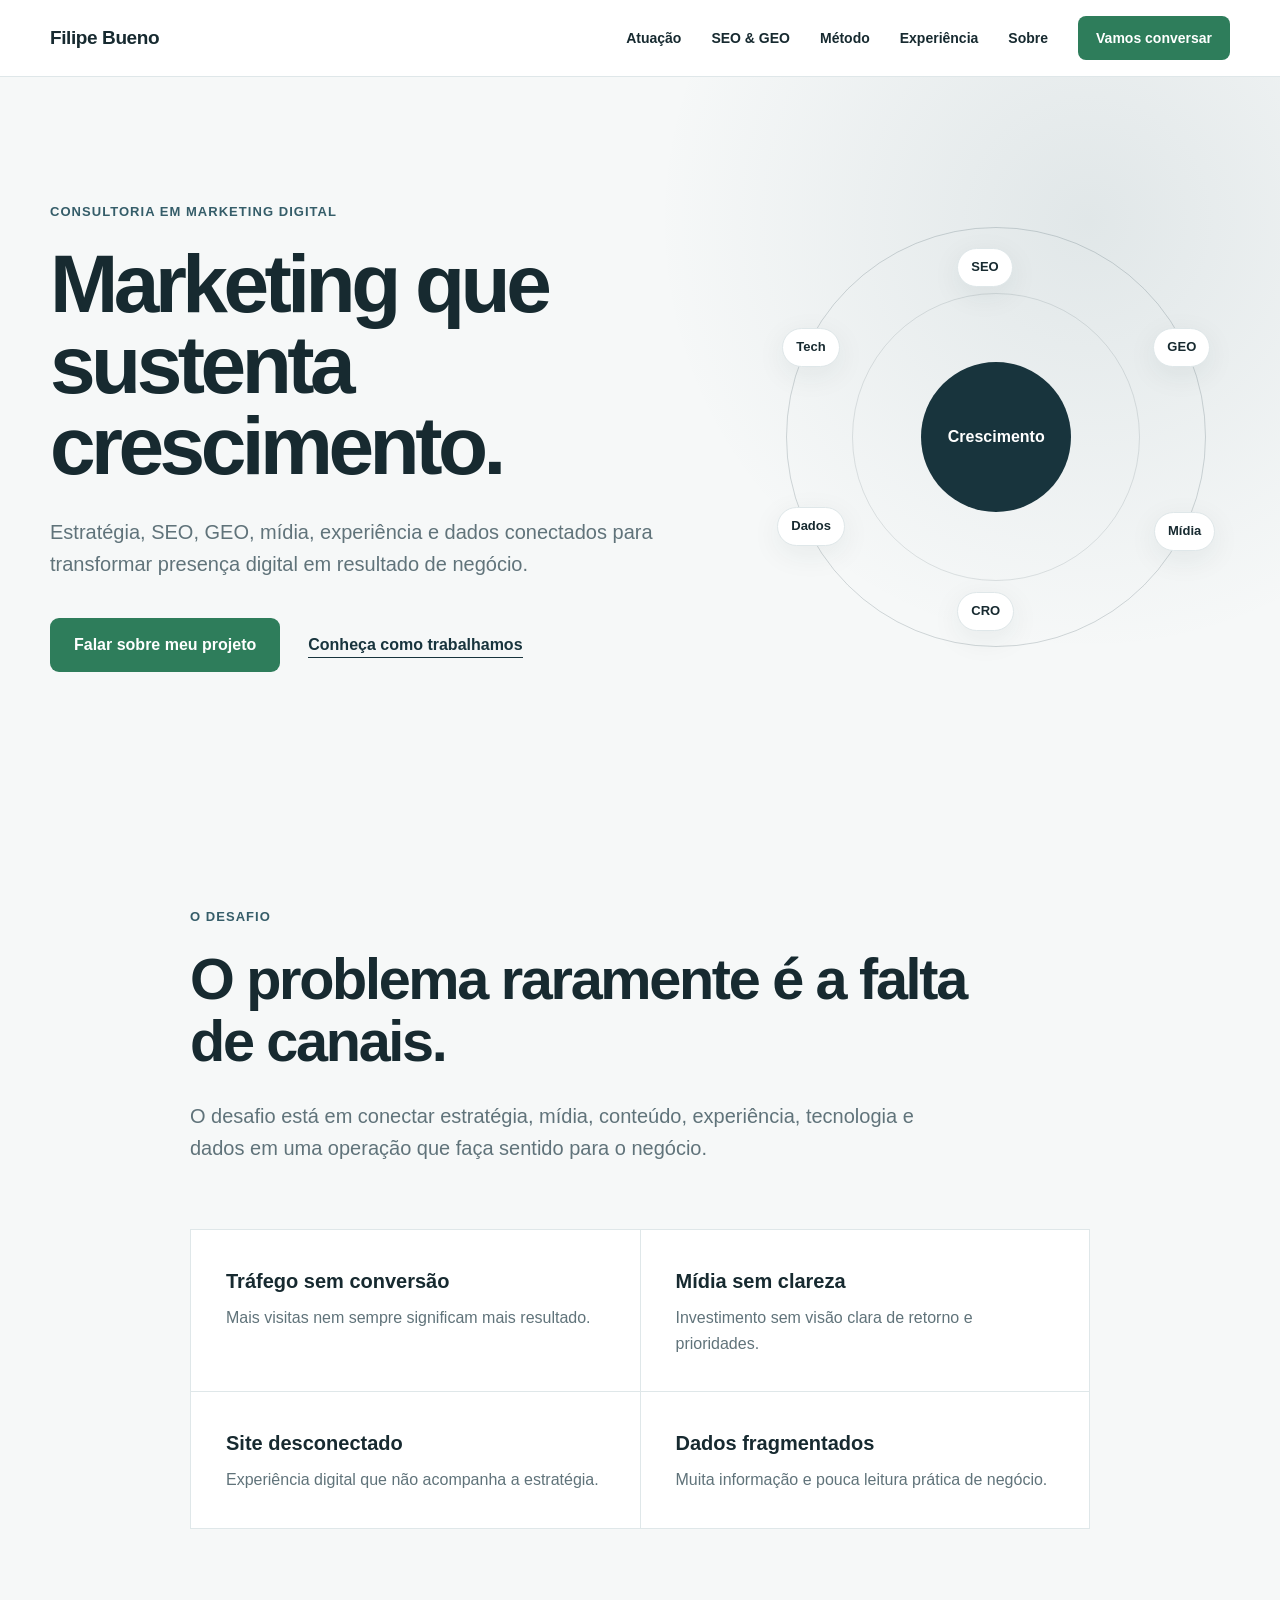
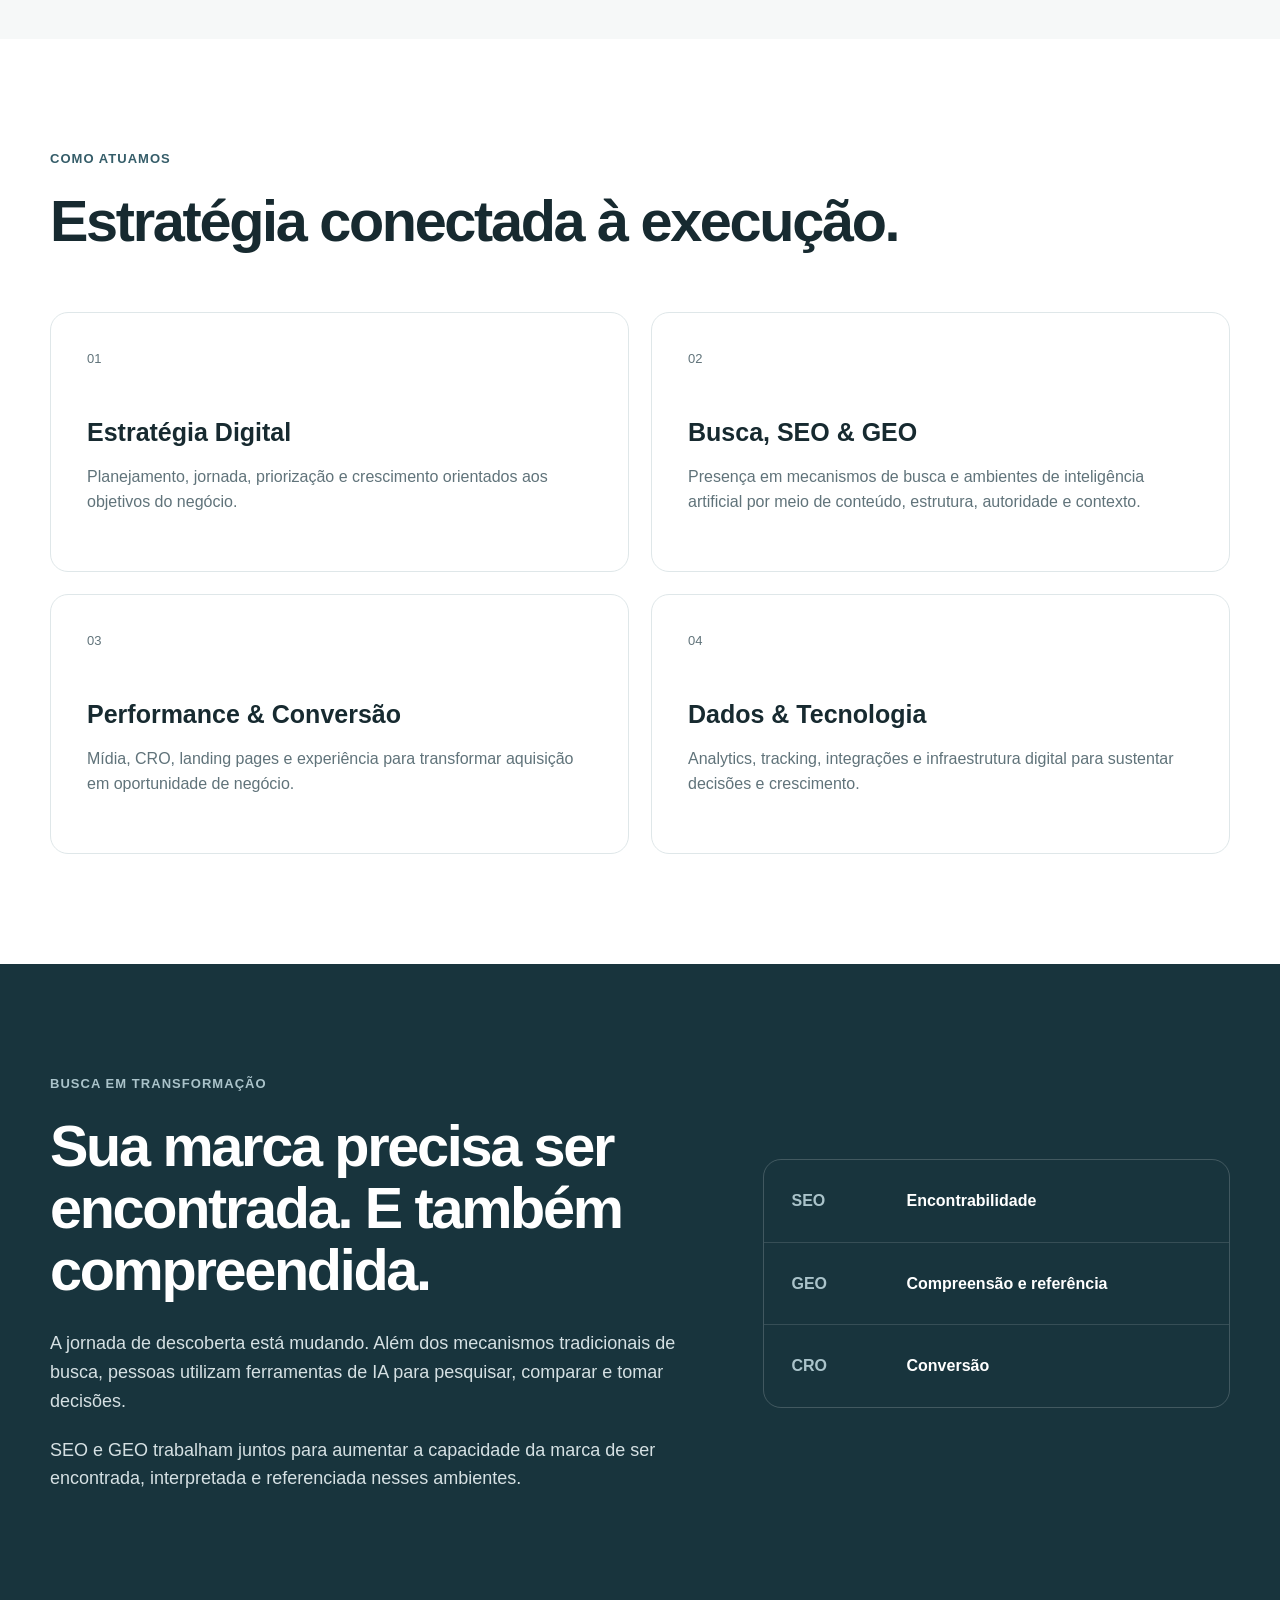
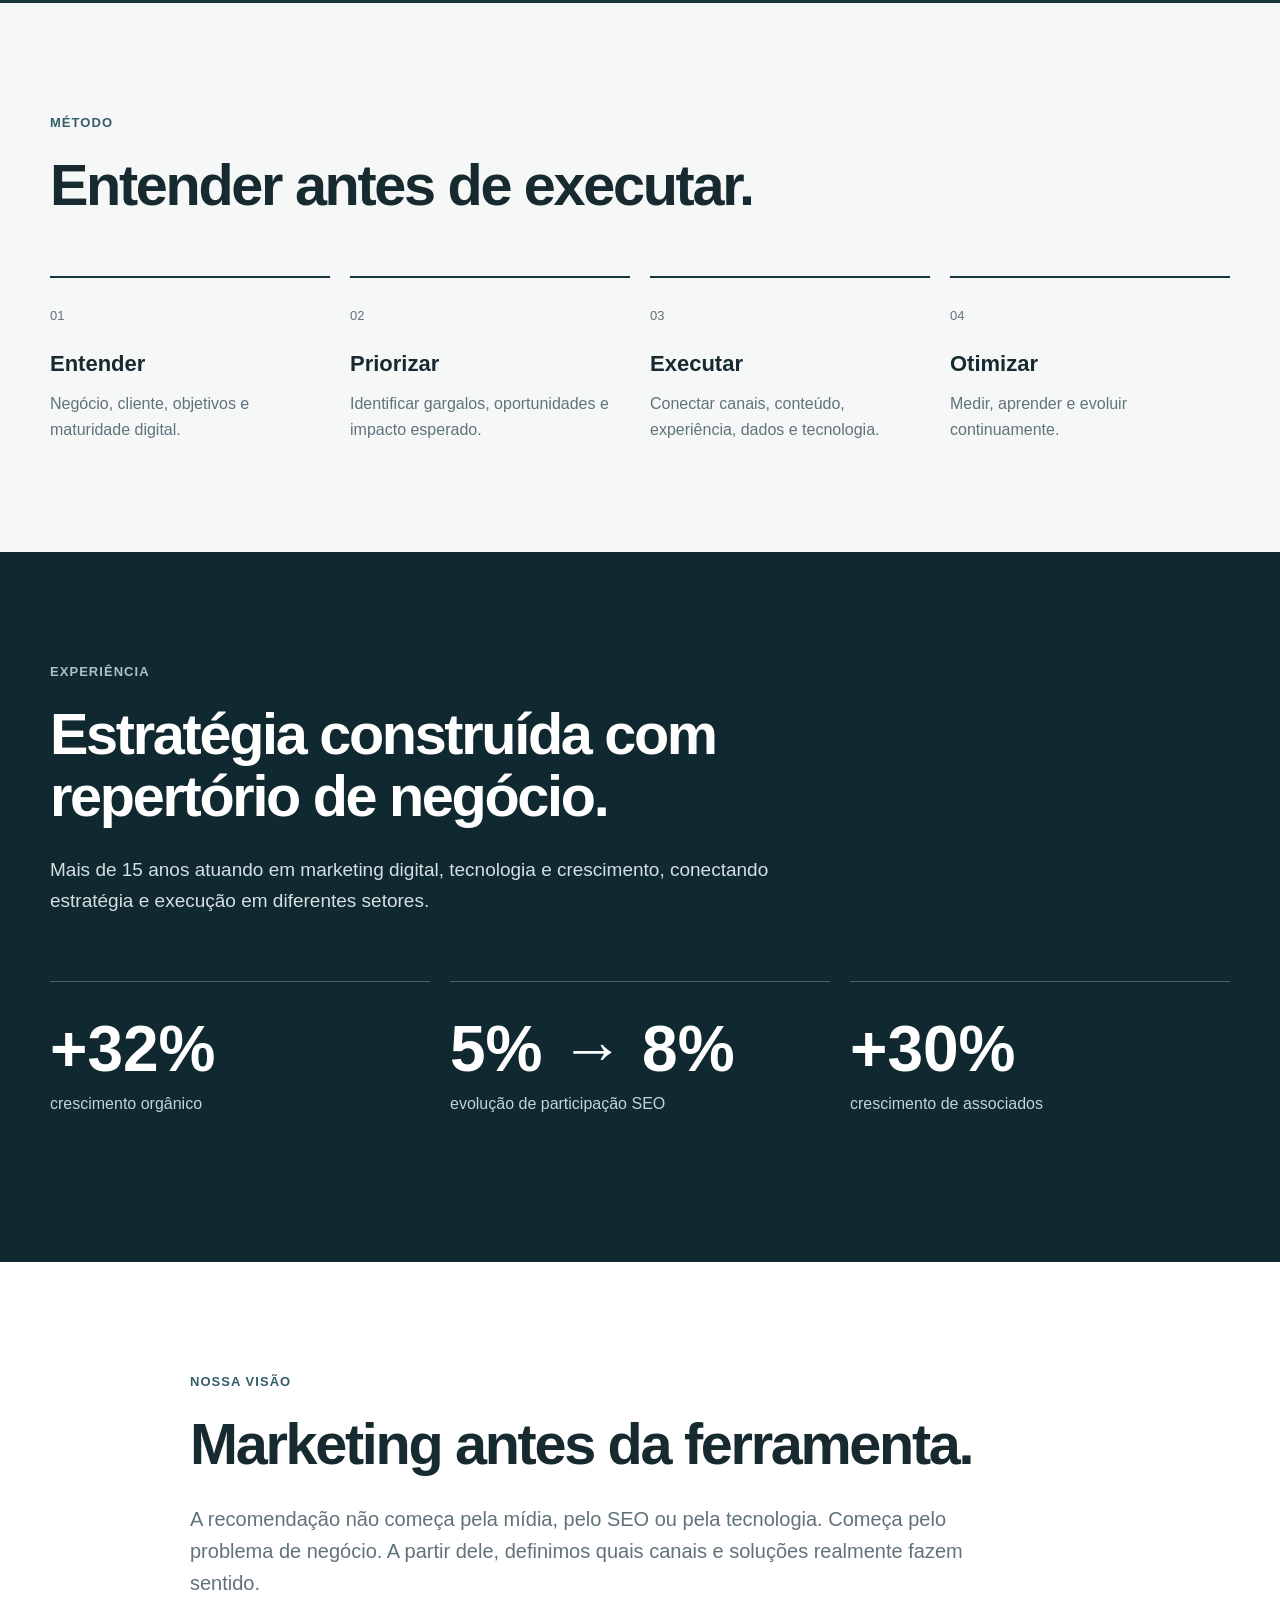
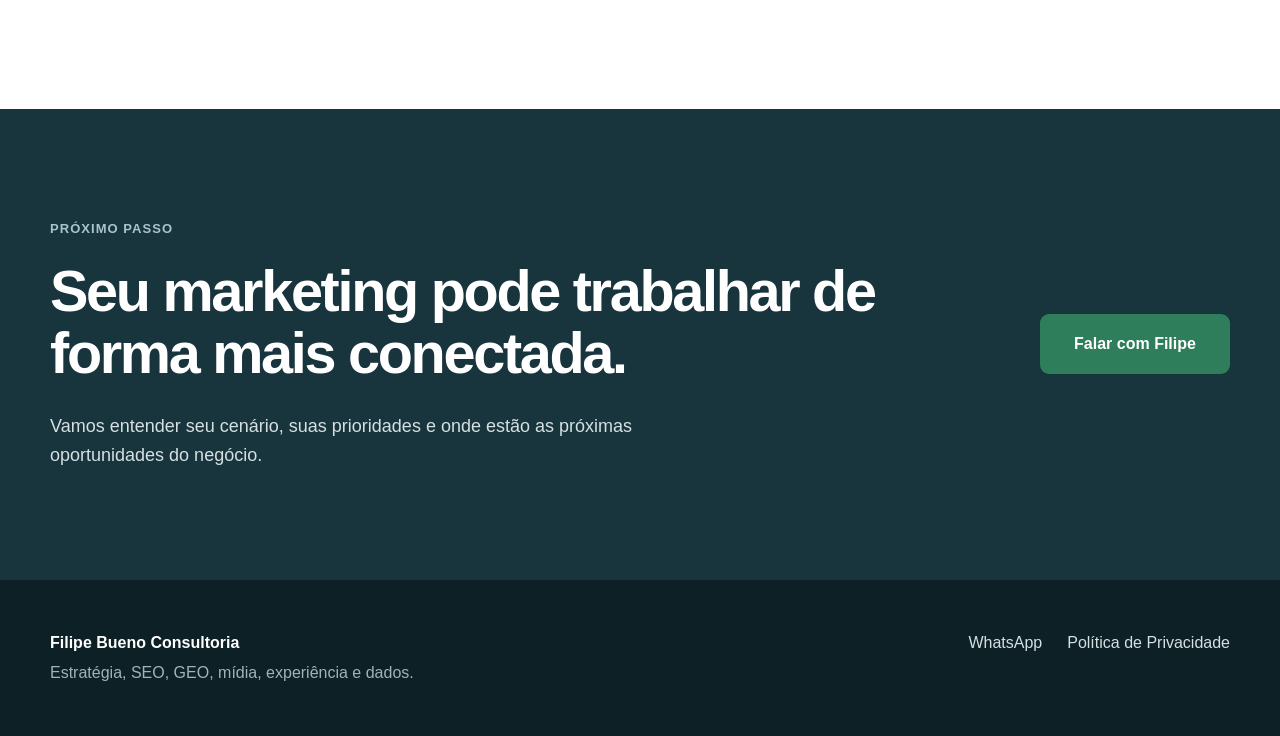
<file: index.html>
<!DOCTYPE html>
<html lang="pt-BR">

<head>

  <!-- Google Tag Manager -->
  <script>
    (function(w,d,s,l,i){
      w[l]=w[l]||[];
      w[l].push({
        'gtm.start': new Date().getTime(),
        event:'gtm.js'
      });
      var f=d.getElementsByTagName(s)[0],
          j=d.createElement(s),
          dl=l!='dataLayer'?'&l='+l:'';
      j.async=true;
      j.src='https://www.googletagmanager.com/gtm.js?id='+i+dl;
      f.parentNode.insertBefore(j,f);
    })(window,document,'script','dataLayer','GTM-KT8S9VXG');
  </script>
  <!-- End Google Tag Manager -->

  <meta charset="UTF-8">
  <meta name="viewport" content="width=device-width, initial-scale=1.0">

  <title>Filipe Bueno | Consultoria em Marketing Digital, SEO, GEO e Performance</title>

  <meta
    name="description"
    content="Consultoria estratégica em marketing digital com foco em estratégia, SEO, GEO, mídia, CRO, dados e tecnologia para gerar crescimento e resultado de negócio."
  >

  <meta name="author" content="Filipe Bueno">
  <meta name="robots" content="index, follow, max-image-preview:large">
  <meta name="theme-color" content="#18343d">

  <!-- Canonical -->
  <link
    rel="canonical"
    href="https://www.filipebuenoconsultoria.com.br/"
  >

  <!-- Open Graph -->
  <meta property="og:locale" content="pt_BR">
  <meta property="og:type" content="website">
  <meta property="og:site_name" content="Filipe Bueno Consultoria">

  <meta
    property="og:title"
    content="Filipe Bueno | Consultoria em Marketing Digital, SEO, GEO e Performance"
  >

  <meta
    property="og:description"
    content="Estratégia, SEO, GEO, mídia, experiência e dados conectados para transformar presença digital em resultado de negócio."
  >

  <meta
    property="og:url"
    content="https://www.filipebuenoconsultoria.com.br/"
  >

  <meta
    property="og:image"
    content="https://www.filipebuenoconsultoria.com.br/assets/images/og-cover.jpeg"
  >

  <meta property="og:image:width" content="1200">
  <meta property="og:image:height" content="630">
  <meta property="og:image:type" content="image/jpeg">

  <meta
    property="og:image:alt"
    content="Filipe Bueno Consultoria em Marketing Digital"
  >

  <!-- Twitter / Social Cards -->
  <meta name="twitter:card" content="summary_large_image">

  <meta
    name="twitter:title"
    content="Filipe Bueno | Consultoria em Marketing Digital, SEO, GEO e Performance"
  >

  <meta
    name="twitter:description"
    content="Estratégia, SEO, GEO, mídia, experiência e dados conectados para transformar presença digital em resultado de negócio."
  >

  <meta
    name="twitter:image"
    content="https://www.filipebuenoconsultoria.com.br/assets/images/og-cover.jpeg"
  >

  <meta
    name="twitter:image:alt"
    content="Filipe Bueno Consultoria em Marketing Digital"
  >

  <!-- Structured Data -->
  <script type="application/ld+json">
  {
    "@context": "https://schema.org",
    "@graph": [
      {
        "@type": "WebSite",
        "@id": "https://www.filipebuenoconsultoria.com.br/#website",
        "url": "https://www.filipebuenoconsultoria.com.br/",
        "name": "Filipe Bueno Consultoria",
        "description": "Consultoria estratégica em marketing digital, SEO, GEO, mídia, CRO, dados e tecnologia.",
        "inLanguage": "pt-BR"
      },
      {
        "@type": "Organization",
        "@id": "https://www.filipebuenoconsultoria.com.br/#organization",
        "name": "Filipe Bueno Consultoria",
        "url": "https://www.filipebuenoconsultoria.com.br/",
        "founder": {
          "@id": "https://www.filipebuenoconsultoria.com.br/#filipe-bueno"
        },
        "description": "Consultoria estratégica em marketing digital com atuação em estratégia, SEO, GEO, mídia, experiência digital, analytics e crescimento.",
        "knowsAbout": [
          "Marketing Digital",
          "Estratégia Digital",
          "SEO",
          "GEO",
          "Generative Engine Optimization",
          "Mídia Digital",
          "CRO",
          "Analytics",
          "Growth Marketing"
        ],
        "contactPoint": {
          "@type": "ContactPoint",
          "telephone": "+55-11-96341-7557",
          "contactType": "customer service",
          "availableLanguage": "Portuguese"
        }
      },
      {
        "@type": "Person",
        "@id": "https://www.filipebuenoconsultoria.com.br/#filipe-bueno",
        "name": "Filipe Bueno",
        "url": "https://www.filipebuenoconsultoria.com.br/",
        "jobTitle": "Consultor em Marketing Digital",
        "worksFor": {
          "@id": "https://www.filipebuenoconsultoria.com.br/#organization"
        },
        "knowsAbout": [
          "Marketing Digital",
          "SEO",
          "GEO",
          "Mídia Digital",
          "CRO",
          "Analytics",
          "Growth"
        ]
      }
    ]
  }
  </script>

  <link rel="stylesheet" href="assets/css/style.css">

</head>

<body>

  <!-- Google Tag Manager (noscript) -->
  <noscript>
    <iframe
      src="https://www.googletagmanager.com/ns.html?id=GTM-KT8S9VXG"
      height="0"
      width="0"
      style="display:none;visibility:hidden"
      title="Google Tag Manager"
    ></iframe>
  </noscript>
  <!-- End Google Tag Manager (noscript) -->

  <header class="site-header">
    <div class="container header-inner">

      <div class="brand">
        Filipe Bueno
      </div>

      <nav
        class="main-nav"
        id="main-nav"
        aria-label="Navegação principal"
      >
        <a href="#atuacao">Atuação</a>
        <a href="#geo">SEO & GEO</a>
        <a href="#metodo">Método</a>
        <a href="#experiencia">Experiência</a>
        <a href="#sobre">Sobre</a>

        <a
          href="https://wa.me/5511933582032?text=Ol%C3%A1%2C%20Filipe!%20Conheci%20sua%20consultoria%20pelo%20site%20e%20gostaria%20de%20conversar."
          target="_blank"
          rel="noopener noreferrer"
          class="nav-cta"
          id="cta-header-whatsapp"
          data-cta="header_whatsapp"
        >
          Vamos conversar
        </a>
      </nav>

      <button
        class="menu-toggle"
        id="menu-toggle"
        aria-label="Abrir menu"
        aria-expanded="false"
        aria-controls="main-nav"
      >
        <span></span>
        <span></span>
        <span></span>
      </button>

    </div>
  </header>

  <main>

    <section class="hero">
      <div class="container hero-grid">

        <div class="hero-content">

          <span class="eyebrow">
            Consultoria em Marketing Digital
          </span>

          <h1>
            Marketing que sustenta crescimento.
          </h1>

          <p class="hero-text">
            Estratégia, SEO, GEO, mídia, experiência e dados conectados
            para transformar presença digital em resultado de negócio.
          </p>

          <div class="hero-actions">

            <a
              href="https://wa.me/5511933582032?text=Ol%C3%A1%2C%20Filipe!%20Conheci%20sua%20consultoria%20pelo%20site%20e%20gostaria%20de%20conversar%20sobre%20meu%20projeto."
              target="_blank"
              rel="noopener noreferrer"
              class="btn btn-primary"
              id="cta-hero-whatsapp"
              data-cta="hero_whatsapp"
            >
              Falar sobre meu projeto
            </a>

            <a href="#atuacao" class="btn-link">
              Conheça como trabalhamos
            </a>

          </div>
        </div>

        <div class="hero-visual" aria-hidden="true">

          <div class="orbit">

            <span>SEO</span>
            <span>GEO</span>
            <span>Mídia</span>
            <span>CRO</span>
            <span>Dados</span>
            <span>Tech</span>

            <div class="orbit-center">
              Crescimento
            </div>

          </div>
        </div>

      </div>
    </section>

    <section class="section section-light">
      <div class="container narrow">

        <span class="section-label">
          O desafio
        </span>

        <h2>
          O problema raramente é a falta de canais.
        </h2>

        <p class="section-intro">
          O desafio está em conectar estratégia, mídia, conteúdo,
          experiência, tecnologia e dados em uma operação que faça sentido
          para o negócio.
        </p>

        <div class="pain-grid">

          <div class="pain-item">
            <h3>Tráfego sem conversão</h3>
            <p>
              Mais visitas nem sempre significam mais resultado.
            </p>
          </div>

          <div class="pain-item">
            <h3>Mídia sem clareza</h3>
            <p>
              Investimento sem visão clara de retorno e prioridades.
            </p>
          </div>

          <div class="pain-item">
            <h3>Site desconectado</h3>
            <p>
              Experiência digital que não acompanha a estratégia.
            </p>
          </div>

          <div class="pain-item">
            <h3>Dados fragmentados</h3>
            <p>
              Muita informação e pouca leitura prática de negócio.
            </p>
          </div>

        </div>
      </div>
    </section>

    <section id="atuacao" class="section">
      <div class="container">

        <span class="section-label">
          Como atuamos
        </span>

        <h2>
          Estratégia conectada à execução.
        </h2>

        <div class="service-grid">

          <article class="service-card">

            <span class="service-number">
              01
            </span>

            <h3>
              Estratégia Digital
            </h3>

            <p>
              Planejamento, jornada, priorização e crescimento orientados
              aos objetivos do negócio.
            </p>

          </article>

          <article class="service-card">

            <span class="service-number">
              02
            </span>

            <h3>
              Busca, SEO & GEO
            </h3>

            <p>
              Presença em mecanismos de busca e ambientes de inteligência
              artificial por meio de conteúdo, estrutura, autoridade e contexto.
            </p>

          </article>

          <article class="service-card">

            <span class="service-number">
              03
            </span>

            <h3>
              Performance & Conversão
            </h3>

            <p>
              Mídia, CRO, landing pages e experiência para transformar
              aquisição em oportunidade de negócio.
            </p>

          </article>

          <article class="service-card">

            <span class="service-number">
              04
            </span>

            <h3>
              Dados & Tecnologia
            </h3>

            <p>
              Analytics, tracking, integrações e infraestrutura digital
              para sustentar decisões e crescimento.
            </p>

          </article>

        </div>
      </div>
    </section>

    <section id="geo" class="section section-geo">
      <div class="container geo-grid">

        <div>

          <span class="section-label">
            Busca em transformação
          </span>

          <h2>
            Sua marca precisa ser encontrada.
            E também compreendida.
          </h2>

          <p>
            A jornada de descoberta está mudando. Além dos mecanismos
            tradicionais de busca, pessoas utilizam ferramentas de IA
            para pesquisar, comparar e tomar decisões.
          </p>

          <p>
            SEO e GEO trabalham juntos para aumentar a capacidade da marca
            de ser encontrada, interpretada e referenciada nesses ambientes.
          </p>

        </div>

        <div class="geo-box">

          <div class="geo-row">
            <span>SEO</span>
            <strong>Encontrabilidade</strong>
          </div>

          <div class="geo-row">
            <span>GEO</span>
            <strong>Compreensão e referência</strong>
          </div>

          <div class="geo-row">
            <span>CRO</span>
            <strong>Conversão</strong>
          </div>

        </div>

      </div>
    </section>

    <section id="metodo" class="section section-light">
      <div class="container">

        <span class="section-label">
          Método
        </span>

        <h2>
          Entender antes de executar.
        </h2>

        <div class="method-grid">

          <div class="method-step">

            <span>01</span>

            <h3>
              Entender
            </h3>

            <p>
              Negócio, cliente, objetivos e maturidade digital.
            </p>

          </div>

          <div class="method-step">

            <span>02</span>

            <h3>
              Priorizar
            </h3>

            <p>
              Identificar gargalos, oportunidades e impacto esperado.
            </p>

          </div>

          <div class="method-step">

            <span>03</span>

            <h3>
              Executar
            </h3>

            <p>
              Conectar canais, conteúdo, experiência, dados e tecnologia.
            </p>

          </div>

          <div class="method-step">

            <span>04</span>

            <h3>
              Otimizar
            </h3>

            <p>
              Medir, aprender e evoluir continuamente.
            </p>

          </div>

        </div>
      </div>
    </section>

    <section id="experiencia" class="section section-dark">
      <div class="container">

        <span class="section-label section-label-light">
          Experiência
        </span>

        <h2>
          Estratégia construída com repertório de negócio.
        </h2>

        <p class="experience-intro">
          Mais de 15 anos atuando em marketing digital, tecnologia e crescimento,
          conectando estratégia e execução em diferentes setores.
        </p>

        <div class="results-grid">

          <div class="result-card">
            <strong>+32%</strong>
            <span>crescimento orgânico</span>
          </div>

          <div class="result-card">
            <strong>5% → 8%</strong>
            <span>evolução de participação SEO</span>
          </div>

          <div class="result-card">
            <strong>+30%</strong>
            <span>crescimento de associados</span>
          </div>

        </div>

      </div>
    </section>

    <section id="sobre" class="section">
      <div class="container narrow">

        <span class="section-label">
          Nossa visão
        </span>

        <h2>
          Marketing antes da ferramenta.
        </h2>

        <p class="section-intro">
          A recomendação não começa pela mídia, pelo SEO ou pela tecnologia.
          Começa pelo problema de negócio. A partir dele, definimos quais
          canais e soluções realmente fazem sentido.
        </p>

      </div>
    </section>

    <section id="contato" class="section cta-section">
      <div class="container cta-inner">

        <div>

          <span class="section-label section-label-light">
            Próximo passo
          </span>

          <h2>
            Seu marketing pode trabalhar de forma mais conectada.
          </h2>

          <p>
            Vamos entender seu cenário, suas prioridades e onde estão
            as próximas oportunidades do negócio.
          </p>

        </div>

        <a
          href="https://wa.me/5511933582032?text=Ol%C3%A1%2C%20Filipe!%20Vi%20sua%20consultoria%20e%20gostaria%20de%20entender%20como%20voc%C3%AA%20pode%20ajudar%20meu%20neg%C3%B3cio."
          target="_blank"
          rel="noopener noreferrer"
          class="btn btn-primary btn-large"
          id="cta-final-whatsapp"
          data-cta="final_whatsapp"
        >
          Falar com Filipe
        </a>

      </div>
    </section>

  </main>

  <footer class="site-footer">
    <div class="container footer-inner">

      <div>

        <strong>
          Filipe Bueno Consultoria
        </strong>

        <p>
          Estratégia, SEO, GEO, mídia, experiência e dados.
        </p>

      </div>

      <div class="footer-links">

  <a
    href="https://wa.me/5511933582032?text=Ol%C3%A1%2C%20Filipe!%20Cheguei%20at%C3%A9%20aqui%20pelo%20seu%20site%20e%20gostaria%20de%20conversar."
    target="_blank"
    rel="noopener noreferrer"
    id="cta-footer-whatsapp"
    data-cta="footer_whatsapp"
  >
    WhatsApp
  </a>

  <a href="/politica-de-privacidade/">
    Política de Privacidade
  </a>

</div>
  </footer>

  <script src="assets/js/main.js" defer></script>

</body>
</html>
</file>
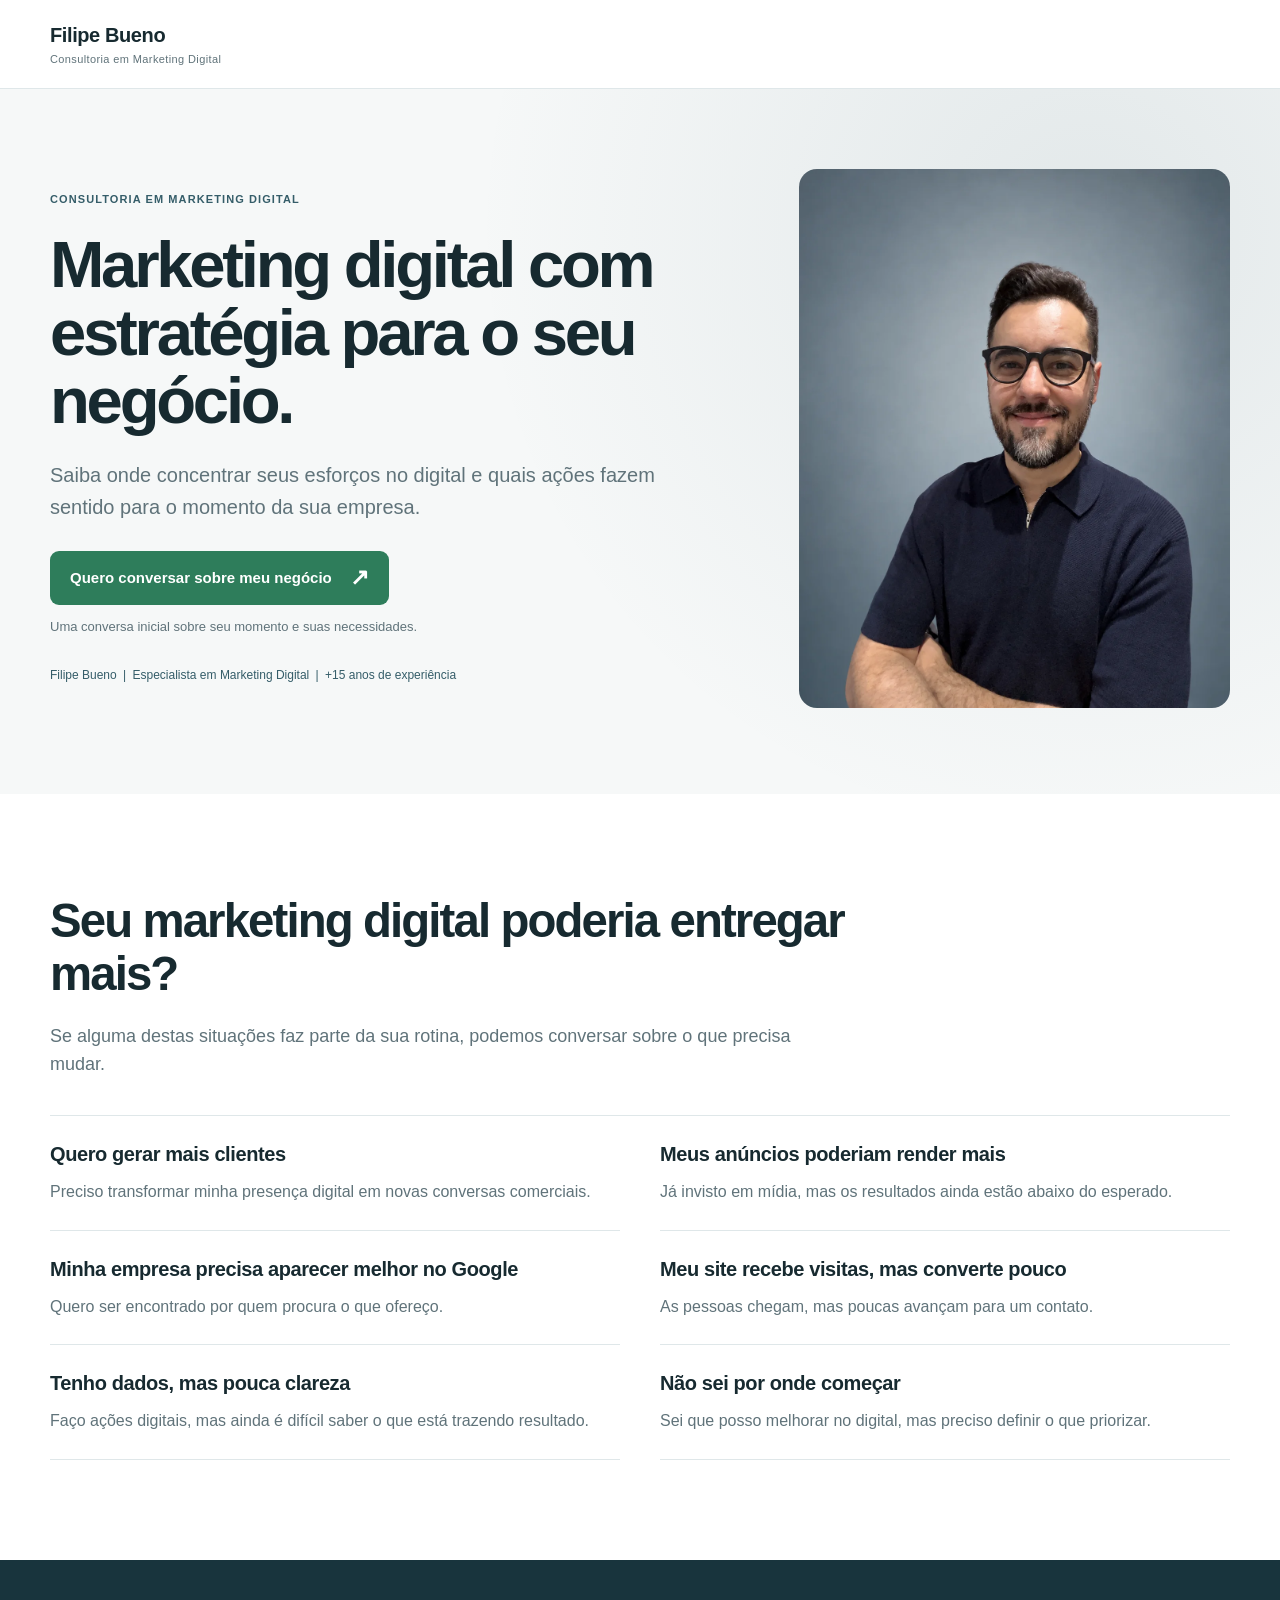
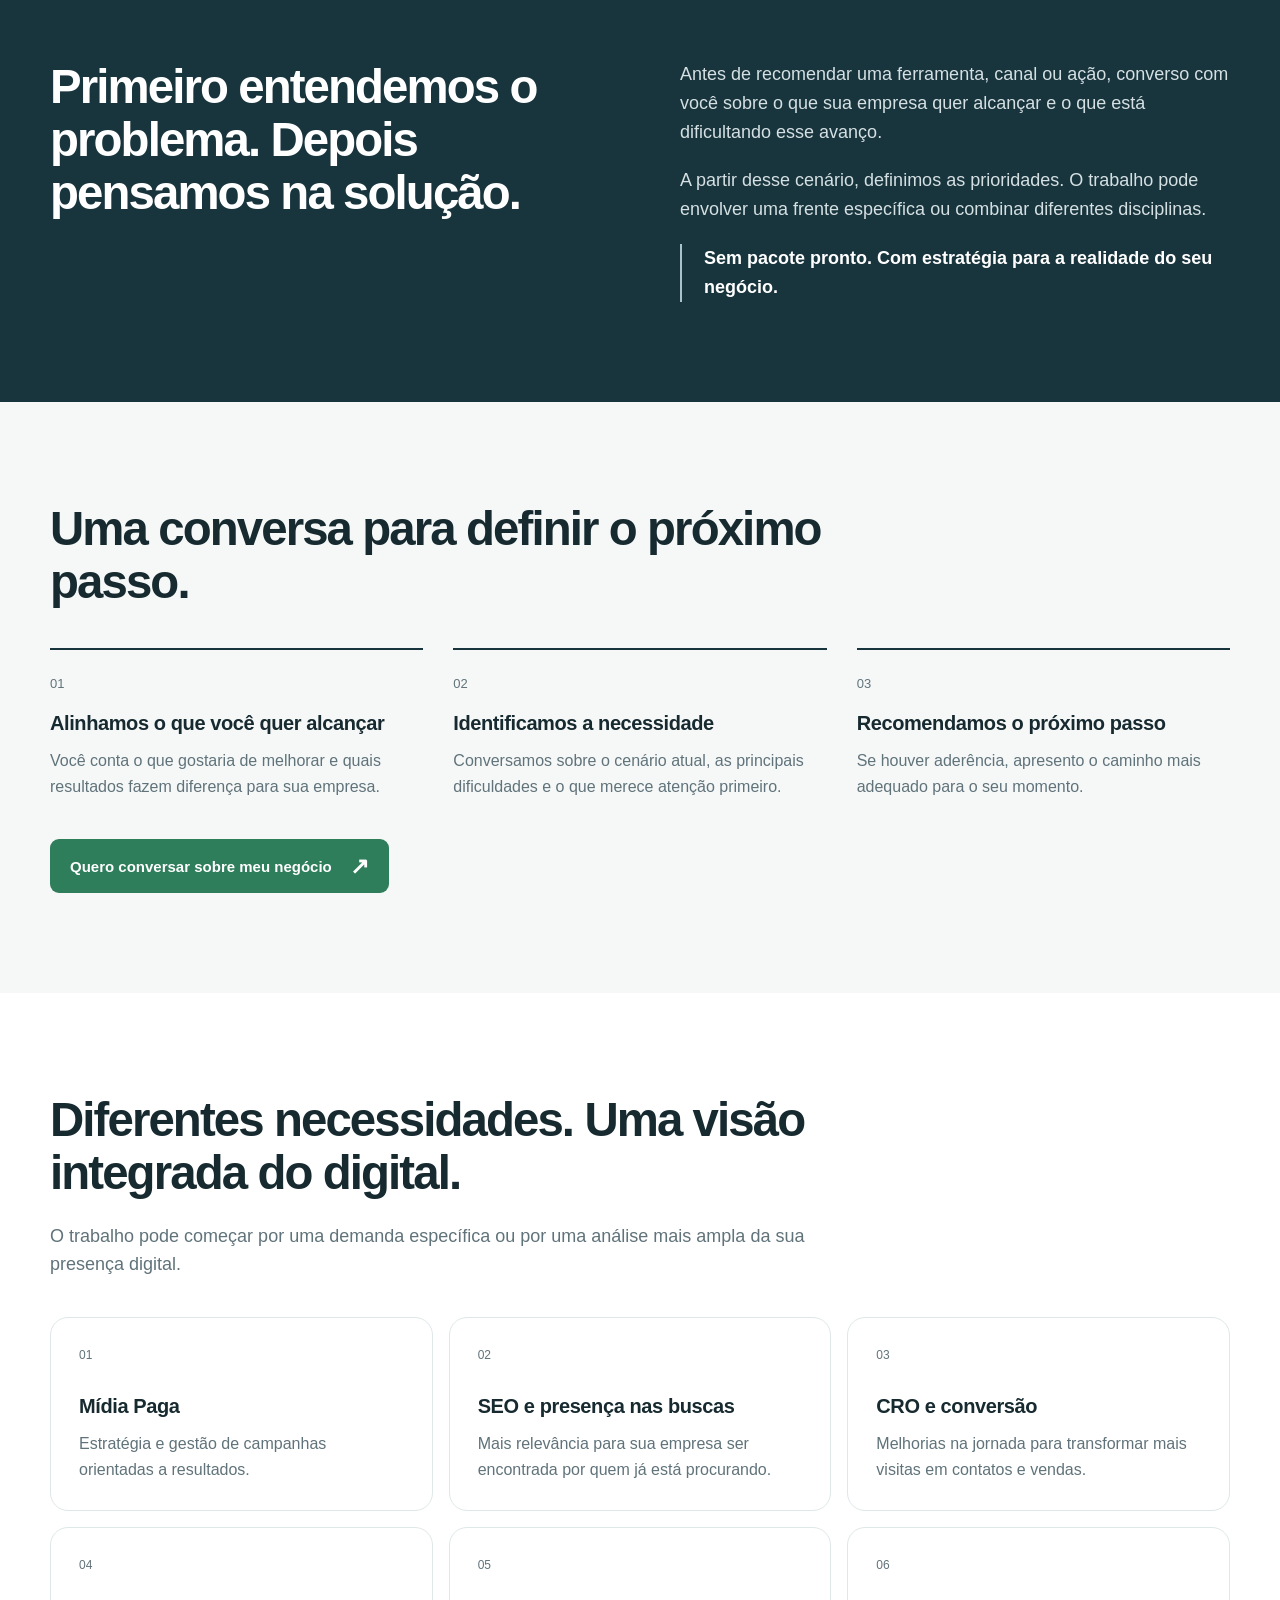
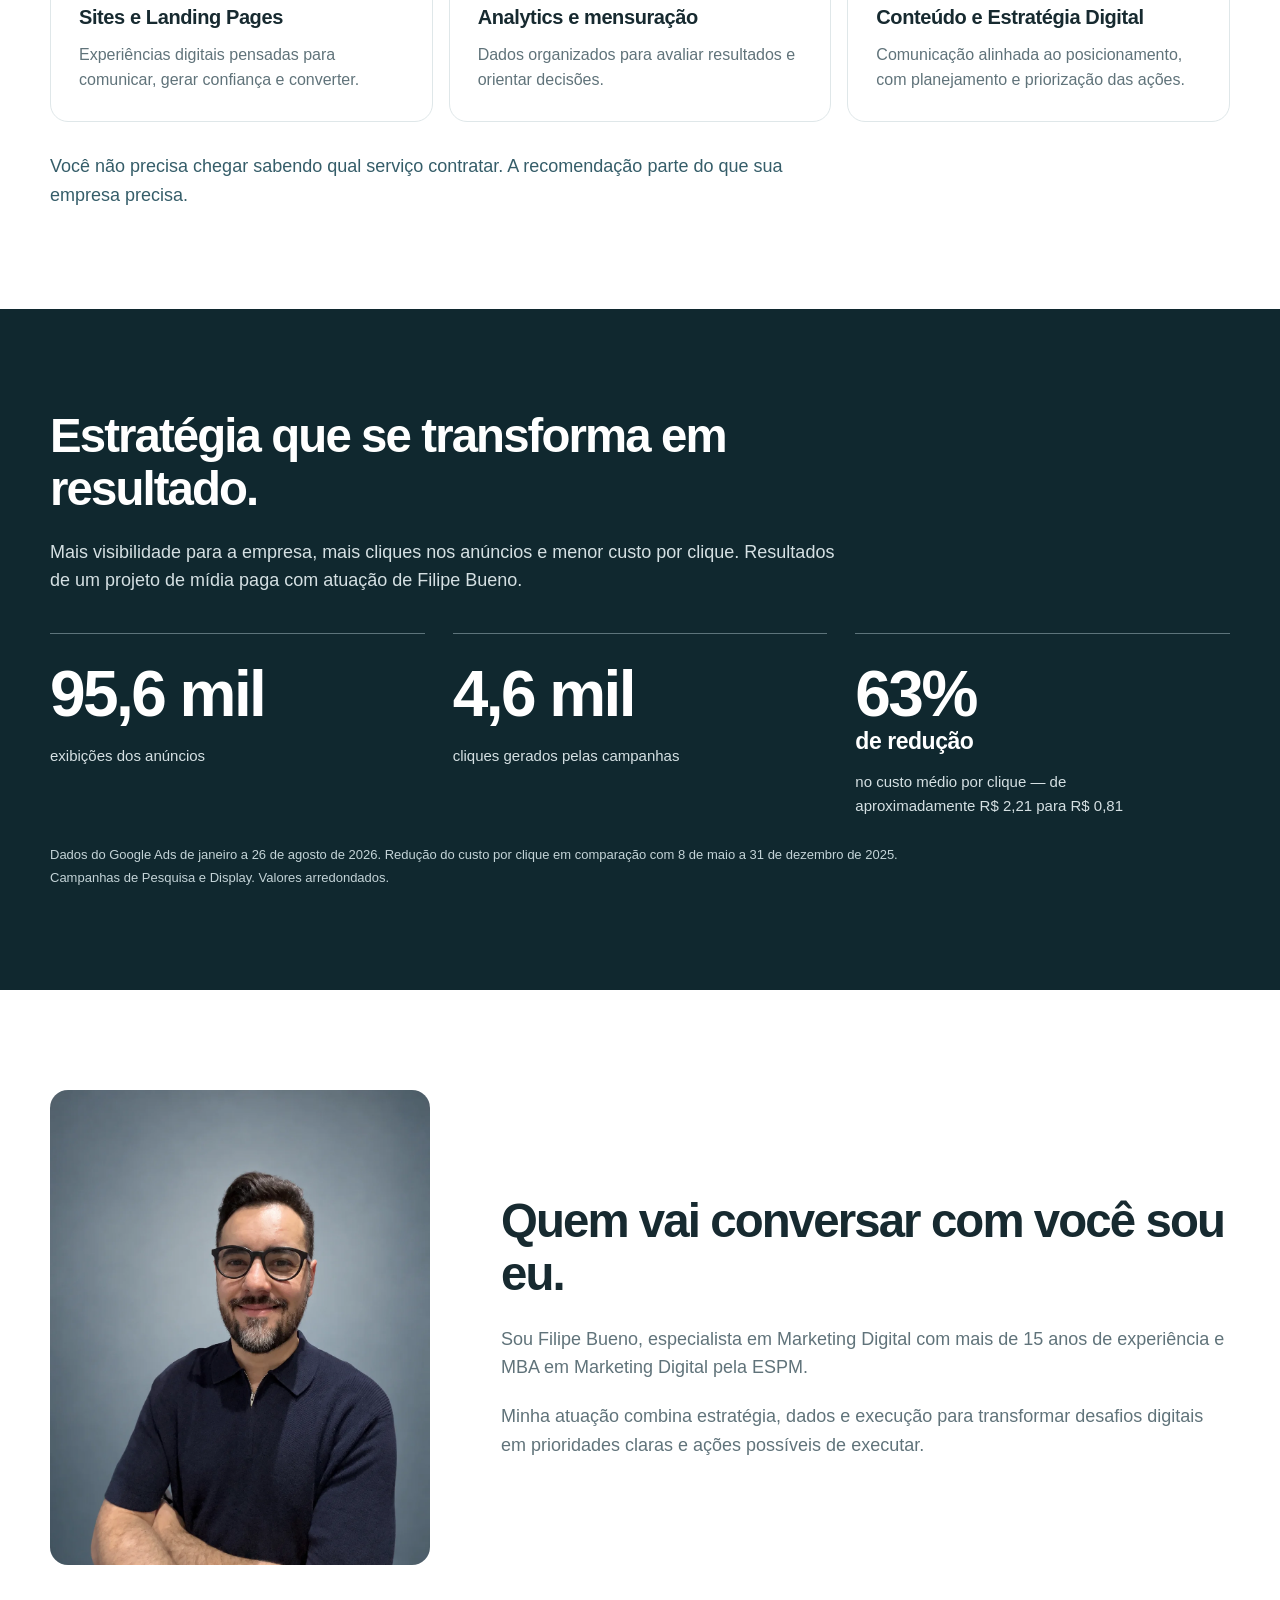
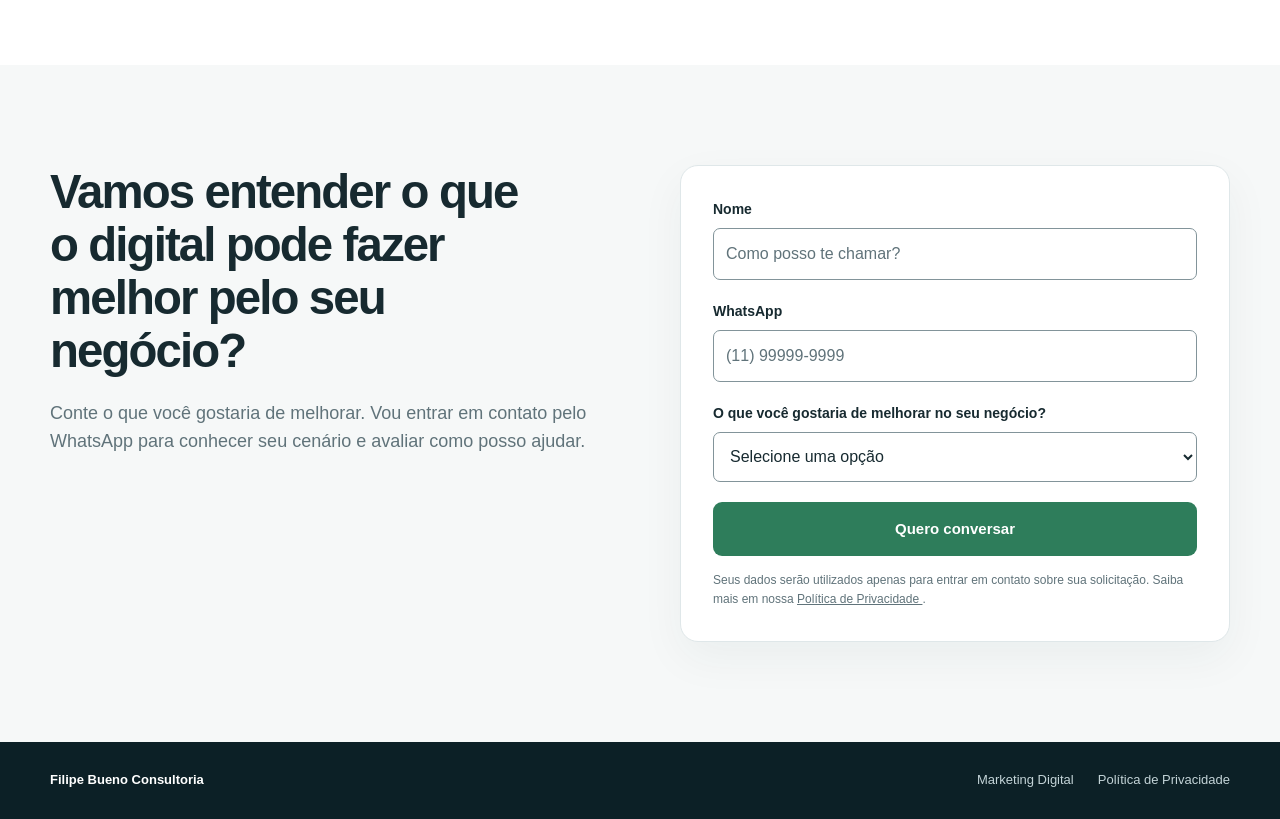
<file: consultoria-digital/index.html>
<!doctype html>
<html lang="pt-BR">
<head>
  <meta charset="utf-8">
  <meta name="viewport" content="width=device-width, initial-scale=1">
  <meta name="robots" content="noindex, nofollow">
  <meta name="googlebot" content="noindex, nofollow">
  <meta name="theme-color" content="#18343d">
  <meta name="referrer" content="strict-origin-when-cross-origin">
  <title>Consultoria em Marketing Digital | Filipe Bueno</title>
  <meta name="description" content="Saiba onde concentrar seus esforços no digital e quais ações fazem sentido para o momento da sua empresa. Converse com Filipe Bueno.">
  <link rel="stylesheet" href="./lp.css">
  <script src="./lp.js" defer></script>
</head>
<body>
  <a class="skip-link" href="#conteudo">Pular para o conteúdo</a>
  <header class="header"><div class="container brand">Filipe Bueno<span>Consultoria em Marketing Digital</span></div></header>
  <main id="conteudo">
    <section class="hero" aria-labelledby="titulo">
      <div class="container hero-grid">
        <div>
          <p class="eyebrow">Consultoria em Marketing Digital</p>
          <h1 id="titulo">Marketing digital com estratégia para o seu negócio.</h1>
          <p class="lead">Saiba onde concentrar seus esforços no digital e quais ações fazem sentido para o momento da sua empresa.</p>
          <a class="button" href="#formulario">Quero conversar sobre meu negócio <span aria-hidden="true">↗</span></a>
          <p class="microcopy">Uma conversa inicial sobre seu momento e suas necessidades.</p>
          <p class="identification">Filipe Bueno <span aria-hidden="true">|</span> Especialista em Marketing Digital <span aria-hidden="true">|</span> +15 anos de experiência</p>
        </div>
        <img class="portrait" src="./images/filipe-bueno.webp" alt="Filipe Bueno, especialista em Marketing Digital" width="1086" height="1448" fetchpriority="high">
      </div>
    </section>
    <section class="section" aria-labelledby="dores-titulo"><div class="container">
      <h2 id="dores-titulo">Seu marketing digital poderia entregar mais?</h2>
      <p class="intro">Se alguma destas situações faz parte da sua rotina, podemos conversar sobre o que precisa mudar.</p>
      <div class="pain-grid">
        <article><h3>Quero gerar mais clientes</h3><p>Preciso transformar minha presença digital em novas conversas comerciais.</p></article>
        <article><h3>Meus anúncios poderiam render mais</h3><p>Já invisto em mídia, mas os resultados ainda estão abaixo do esperado.</p></article>
        <article><h3>Minha empresa precisa aparecer melhor no Google</h3><p>Quero ser encontrado por quem procura o que ofereço.</p></article>
        <article><h3>Meu site recebe visitas, mas converte pouco</h3><p>As pessoas chegam, mas poucas avançam para um contato.</p></article>
        <article><h3>Tenho dados, mas pouca clareza</h3><p>Faço ações digitais, mas ainda é difícil saber o que está trazendo resultado.</p></article>
        <article><h3>Não sei por onde começar</h3><p>Sei que posso melhorar no digital, mas preciso definir o que priorizar.</p></article>
      </div>
    </div></section>
    <section class="section dark" aria-labelledby="valor-titulo"><div class="container split">
      <h2 id="valor-titulo">Primeiro entendemos o problema. Depois pensamos na solução.</h2>
      <div class="prose"><p>Antes de recomendar uma ferramenta, canal ou ação, converso com você sobre o que sua empresa quer alcançar e o que está dificultando esse avanço.</p><p>A partir desse cenário, definimos as prioridades. O trabalho pode envolver uma frente específica ou combinar diferentes disciplinas.</p><p class="highlight">Sem pacote pronto. Com estratégia para a realidade do seu negócio.</p></div>
    </div></section>
    <section class="section light" aria-labelledby="como-titulo"><div class="container">
      <h2 id="como-titulo">Uma conversa para definir o próximo passo.</h2>
      <ol class="steps">
        <li><span aria-hidden="true">01</span><h3>Alinhamos o que você quer alcançar</h3><p>Você conta o que gostaria de melhorar e quais resultados fazem diferença para sua empresa.</p></li>
        <li><span aria-hidden="true">02</span><h3>Identificamos a necessidade</h3><p>Conversamos sobre o cenário atual, as principais dificuldades e o que merece atenção primeiro.</p></li>
        <li><span aria-hidden="true">03</span><h3>Recomendamos o próximo passo</h3><p>Se houver aderência, apresento o caminho mais adequado para o seu momento.</p></li>
      </ol>
      <a class="button" href="#formulario">Quero conversar sobre meu negócio <span aria-hidden="true">↗</span></a>
    </div></section>
    <section class="section" aria-labelledby="frentes-titulo"><div class="container">
      <h2 id="frentes-titulo">Diferentes necessidades. Uma visão integrada do digital.</h2>
      <p class="intro">O trabalho pode começar por uma demanda específica ou por uma análise mais ampla da sua presença digital.</p>
      <div class="services">
        <article><span aria-hidden="true">01</span><h3>Mídia Paga</h3><p>Estratégia e gestão de campanhas orientadas a resultados.</p></article>
        <article><span aria-hidden="true">02</span><h3>SEO e presença nas buscas</h3><p>Mais relevância para sua empresa ser encontrada por quem já está procurando.</p></article>
        <article><span aria-hidden="true">03</span><h3>CRO e conversão</h3><p>Melhorias na jornada para transformar mais visitas em contatos e vendas.</p></article>
        <article><span aria-hidden="true">04</span><h3>Sites e Landing Pages</h3><p>Experiências digitais pensadas para comunicar, gerar confiança e converter.</p></article>
        <article><span aria-hidden="true">05</span><h3>Analytics e mensuração</h3><p>Dados organizados para avaliar resultados e orientar decisões.</p></article>
        <article><span aria-hidden="true">06</span><h3>Conteúdo e Estratégia Digital</h3><p>Comunicação alinhada ao posicionamento, com planejamento e priorização das ações.</p></article>
      </div>
      <p class="closing">Você não precisa chegar sabendo qual serviço contratar. A recomendação parte do que sua empresa precisa.</p>
    </div></section>
    <section class="section dark results-section" aria-labelledby="resultados-titulo"><div class="container">
      <h2 id="resultados-titulo">Estratégia que se transforma em resultado.</h2>
      <p class="intro">Mais visibilidade para a empresa, mais cliques nos anúncios e menor custo por clique. Resultados de um projeto de mídia paga com atuação de Filipe Bueno.</p>
      <dl class="results" aria-describedby="contexto-resultados">
        <div><dt>exibições dos anúncios</dt><dd>95,6 mil</dd></div>
        <div><dt>cliques gerados pelas campanhas</dt><dd>4,6 mil</dd></div>
        <div><dt>no custo médio por clique — de aproximadamente R$ 2,21 para R$ 0,81</dt><dd>63% <span>de redução</span></dd></div>
      </dl>
      <p class="context-note" id="contexto-resultados">Dados do Google Ads de janeiro a 26 de agosto de 2026. Redução do custo por clique em comparação com 8 de maio a 31 de dezembro de 2025. Campanhas de Pesquisa e Display. Valores arredondados.</p>
    </div></section>
    <section class="section" aria-labelledby="sobre-titulo"><div class="container about">
      <img class="portrait portrait-about" src="./images/filipe-bueno.webp" alt="Filipe Bueno" width="1086" height="1448" loading="lazy" decoding="async">
      <div><h2 id="sobre-titulo">Quem vai conversar com você sou eu.</h2><div class="prose"><p>Sou Filipe Bueno, especialista em Marketing Digital com mais de 15 anos de experiência e MBA em Marketing Digital pela ESPM.</p><p>Minha atuação combina estratégia, dados e execução para transformar desafios digitais em prioridades claras e ações possíveis de executar.</p></div></div>
    </div></section>
    <section class="section light" id="formulario" aria-labelledby="formulario-titulo" tabindex="-1"><div class="container form-grid">
      <div><h2 id="formulario-titulo">Vamos entender o que o digital pode fazer melhor pelo seu negócio?</h2><p class="intro">Conte o que você gostaria de melhorar. Vou entrar em contato pelo WhatsApp para conhecer seu cenário e avaliar como posso ajudar.</p></div>
      <div class="form-card">
        <!-- Sem action externo: nenhum dado pessoal é enviado por navegação/GET. -->
        <form id="lead-form" novalidate>
          <fieldset id="form-fields" disabled>
            <legend class="sr-only">Seus dados de contato</legend>
            <div class="field"><label for="nome">Nome</label><input id="nome" name="nome" type="text" autocomplete="given-name" maxlength="100" placeholder="Como posso te chamar?" required aria-describedby="nome-error"><p id="nome-error" class="field-error"></p></div>
            <div class="field"><label for="whatsapp">WhatsApp</label><input id="whatsapp" name="whatsapp" type="tel" inputmode="numeric" autocomplete="tel-national" maxlength="15" placeholder="(11) 99999-9999" required aria-describedby="whatsapp-error"><p id="whatsapp-error" class="field-error"></p></div>
            <div class="field"><label for="necessidade">O que você gostaria de melhorar no seu negócio?</label><select id="necessidade" name="necessidade" required aria-describedby="necessidade-error"><option value="" disabled selected>Selecione uma opção</option><option>Gerar mais clientes e oportunidades</option><option>Melhorar meus anúncios</option><option>Aparecer melhor no Google</option><option>Melhorar meu site e conversão</option><option>Melhorar minha presença digital</option><option>Ainda não sei exatamente</option></select><p id="necessidade-error" class="field-error"></p></div>
            <div class="honeypot" aria-hidden="true"><label for="website">Deixe este campo vazio</label><input id="website" name="website" type="text" tabindex="-1" autocomplete="off"></div>
            <input type="hidden" name="utm_source"><input type="hidden" name="utm_medium"><input type="hidden" name="utm_campaign"><input type="hidden" name="utm_content"><input type="hidden" name="utm_term"><input type="hidden" name="gclid"><input type="hidden" name="page_url"><input type="hidden" name="submitted_at">
            <button class="button" id="submit-button" type="submit">Quero conversar</button>
            
<p class="privacy">
  Seus dados serão utilizados apenas para entrar em contato
  sobre sua solicitação.
  Saiba mais em nossa
  <a href="/politica-de-privacidade/" target="_blank" rel="noopener noreferrer">
    Política de Privacidade
  </a>.
</p>

          </fieldset>
        </form>
        <p id="form-status" role="status" aria-live="polite" tabindex="-1"></p>
        <div id="success-message" hidden tabindex="-1"><span class="success-icon" aria-hidden="true">✓</span><h3>Obrigado pelo contato!</h3><p>Recebi suas informações. Vou analisar o que você compartilhou e entrar em contato pelo WhatsApp para conversarmos sobre o momento da sua empresa.</p><p class="signature">Filipe Bueno</p></div>
        <noscript><p>Ative o JavaScript no navegador para enviar suas informações com segurança.</p></noscript>
      </div>
    </div></section>
  </main>
  <footer>
  <div class="container">
    <strong>Filipe Bueno Consultoria</strong>

    <div class="footer-right">
      <span>Marketing Digital</span>

      <a href="/politica-de-privacidade/">
        Política de Privacidade
      </a>
    </div>
  </div>
</footer></body>
</html>
</file>
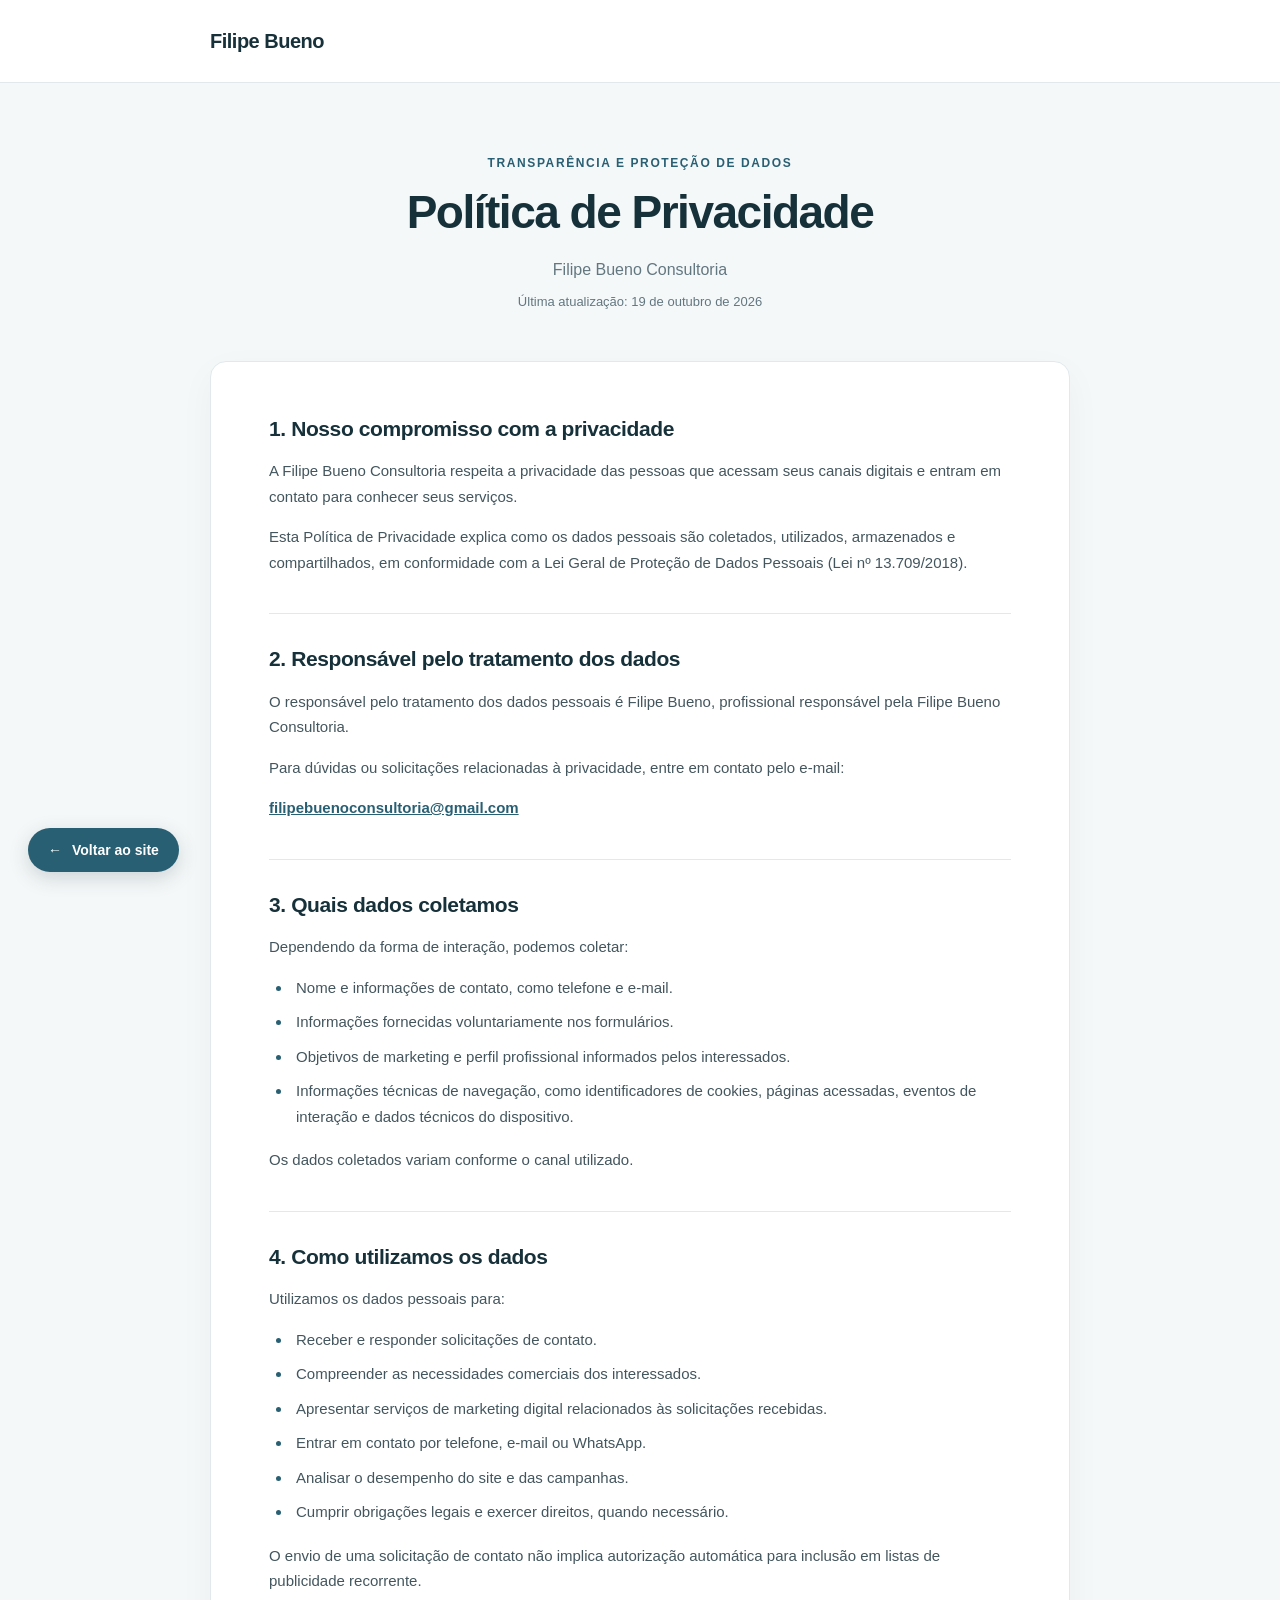
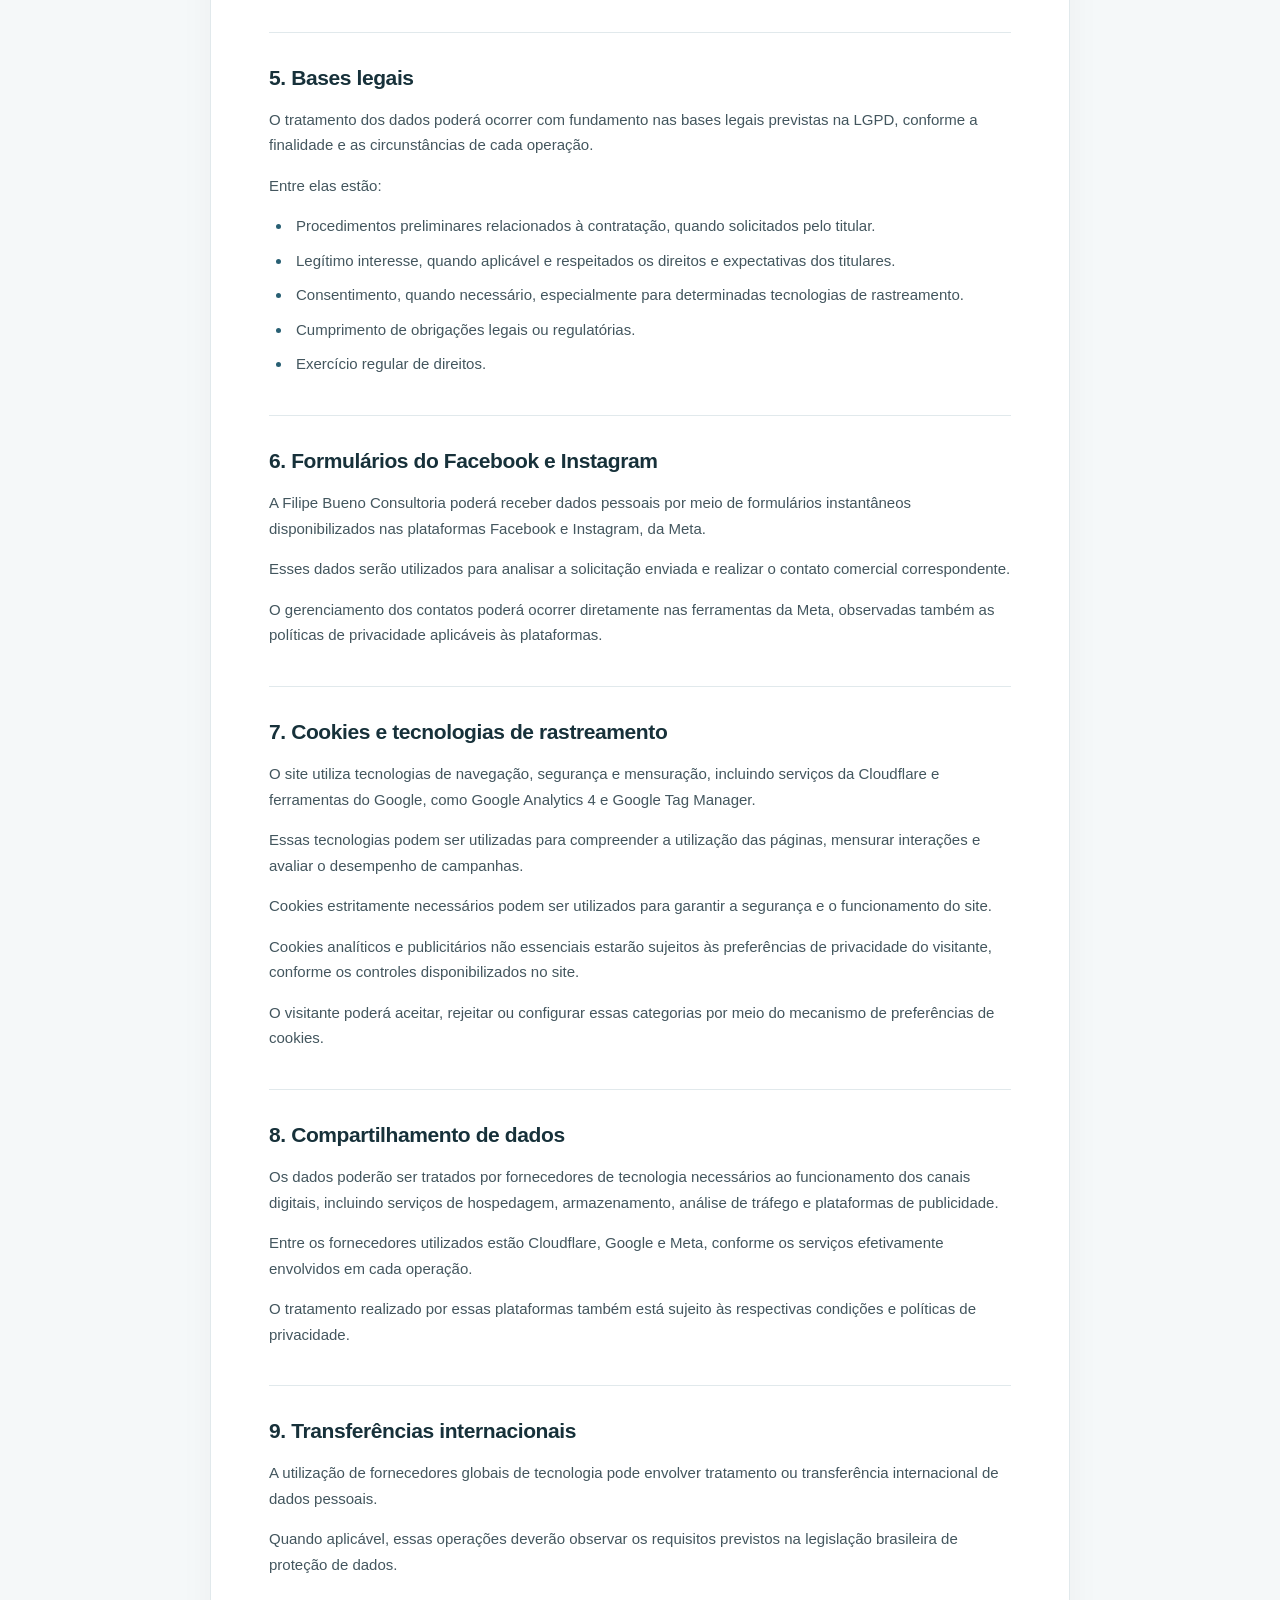
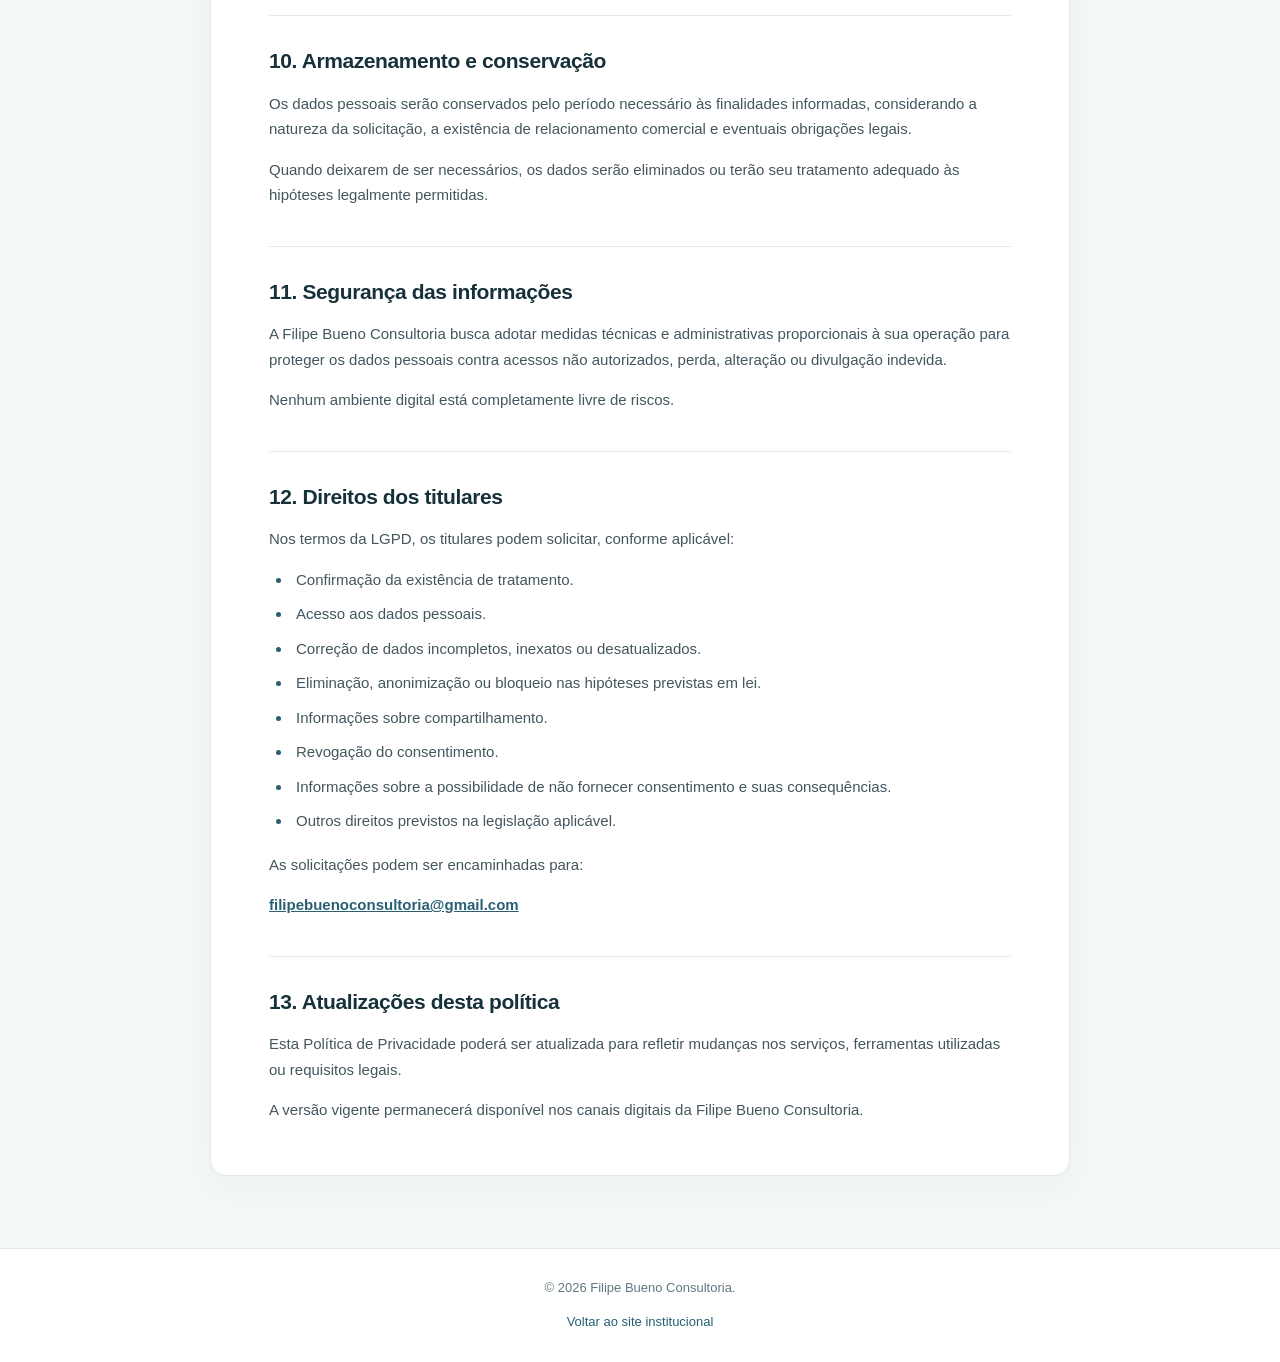
<file: politica-de-privacidade/index.html>
<!DOCTYPE html>
<html lang="pt-BR">
<head>
  <meta charset="UTF-8">
  <meta name="viewport" content="width=device-width, initial-scale=1">

  <title>Política de Privacidade | Filipe Bueno Consultoria</title>
  <meta
    name="description"
    content="Conheça a Política de Privacidade da Filipe Bueno Consultoria e saiba como seus dados pessoais são tratados."
  >
  <meta name="robots" content="index, follow">

  <link
    rel="canonical"
    href="https://www.filipebuenoconsultoria.com.br/politica-de-privacidade/"
  >

  <link rel="stylesheet" href="../assets/css/style.css">

  <style>
    :root {
      --privacy-ink: #17313a;
      --privacy-muted: #637780;
      --privacy-accent: #285f73;
      --privacy-background: #f5f8f9;
      --privacy-border: #e1e9ec;
      --privacy-white: #ffffff;
    }

    html {
      scroll-behavior: smooth;
    }

    body {
      margin: 0;
      color: var(--privacy-ink);
      background: var(--privacy-background);
      font-family: Arial, Helvetica, sans-serif;
      line-height: 1.7;
    }

    .privacy-container {
      width: min(100% - 40px, 860px);
      margin-inline: auto;
    }

    .privacy-header {
      background: var(--privacy-white);
      border-bottom: 1px solid var(--privacy-border);
    }

    .privacy-header-inner {
      display: flex;
      align-items: center;
      min-height: 82px;
    }

    .privacy-brand {
      color: var(--privacy-ink);
      text-decoration: none;
      font-size: 20px;
      font-weight: 700;
      letter-spacing: -0.5px;
    }

    .privacy-hero {
      padding: 70px 0 48px;
      text-align: center;
    }

    .privacy-eyebrow {
      margin: 0 0 12px;
      color: var(--privacy-accent);
      font-size: 12px;
      font-weight: 700;
      letter-spacing: 1.6px;
      text-transform: uppercase;
    }

    .privacy-hero h1 {
      margin: 0;
      color: var(--privacy-ink);
      font-size: clamp(32px, 5vw, 46px);
      line-height: 1.18;
      letter-spacing: -1.5px;
    }

    .privacy-subtitle {
      margin: 16px 0 8px;
      color: var(--privacy-muted);
      font-size: 16px;
    }

    .privacy-date {
      margin: 0;
      color: var(--privacy-muted);
      font-size: 13px;
    }

    .privacy-content {
      margin-bottom: 72px;
      padding: 52px 58px;
      background: var(--privacy-white);
      border: 1px solid var(--privacy-border);
      border-radius: 16px;
      box-shadow: 0 12px 36px rgba(23, 49, 58, 0.04);
    }

    .privacy-content section + section {
      margin-top: 38px;
      padding-top: 30px;
      border-top: 1px solid var(--privacy-border);
    }

    .privacy-content h2 {
      margin: 0 0 15px;
      color: var(--privacy-ink);
      font-size: 21px;
      line-height: 1.4;
      letter-spacing: -0.4px;
    }

    .privacy-content p {
      margin: 0 0 15px;
      color: #43565e;
      font-size: 15px;
    }

    .privacy-content p:last-child {
      margin-bottom: 0;
    }

    .privacy-content ul {
      margin: 10px 0 18px;
      padding-left: 23px;
      color: #43565e;
      font-size: 15px;
    }

    .privacy-content li {
      padding-left: 4px;
      margin-bottom: 9px;
    }

    .privacy-content li::marker {
      color: var(--privacy-accent);
    }

    .privacy-content a {
      color: var(--privacy-accent);
      font-weight: 600;
      overflow-wrap: anywhere;
    }

    .privacy-content a:hover {
      text-decoration: underline;
    }

    .privacy-footer {
      padding: 28px 20px;
      border-top: 1px solid var(--privacy-border);
      background: var(--privacy-white);
      text-align: center;
    }

    .privacy-footer p {
      margin: 0 0 8px;
      color: var(--privacy-muted);
      font-size: 13px;
    }

    .privacy-footer a {
      color: var(--privacy-accent);
      font-size: 13px;
      text-decoration: none;
    }

    /* Botão flutuante: Voltar ao site */

    .privacy-floating-back {
      position: fixed;
      bottom: 28px;
      left: 28px;
      z-index: 1000;

      display: inline-flex;
      align-items: center;
      justify-content: center;
      gap: 10px;

      padding: 13px 20px;
      background: #285f73;
      color: #ffffff;

      border-radius: 50px;
      box-shadow: 0 6px 20px rgba(23, 49, 58, 0.18);

      font-size: 14px;
      font-weight: 600;
      line-height: 1.3;
      text-decoration: none;

      transition:
        background 0.2s ease,
        transform 0.2s ease;
    }

    .privacy-floating-back:hover {
      background: #17313a;
      color: #ffffff;
      transform: translateY(-3px);
    }

    :focus-visible {
      outline: 3px solid var(--privacy-accent);
      outline-offset: 4px;
    }

    .privacy-floating-back:focus-visible {
      outline: 3px solid var(--privacy-accent);
      outline-offset: 4px;
    }

    @media (max-width: 640px) {
      .privacy-container {
        width: min(100% - 32px, 860px);
      }

      .privacy-header-inner {
        min-height: 70px;
      }

      .privacy-brand {
        font-size: 17px;
      }

      .privacy-hero {
        padding: 46px 0 34px;
      }

      .privacy-content {
        padding: 28px 22px;
        border-radius: 12px;
        margin-bottom: 44px;
      }

      .privacy-content h2 {
        font-size: 19px;
      }

      .privacy-content p,
      .privacy-content ul {
        font-size: 14px;
      }

      .privacy-content section + section {
        margin-top: 28px;
        padding-top: 24px;
      }

      .privacy-floating-back {
        bottom: calc(18px + env(safe-area-inset-bottom));
        left: 16px;
        padding: 12px 17px;
        font-size: 13px;
      }

      .privacy-footer {
        padding-bottom: 90px;
      }
    }

    @media (prefers-reduced-motion: reduce) {
      html {
        scroll-behavior: auto;
      }

      .privacy-floating-back {
        transition: none;
      }
    }
  </style>
</head>

<body>

  <header class="privacy-header">
    <div class="privacy-container privacy-header-inner">
      <a
        class="privacy-brand"
        href="/"
        aria-label="Filipe Bueno Consultoria - Página inicial"
      >
        Filipe Bueno
      </a>
    </div>
  </header>

  <main id="conteudo">
    <div class="privacy-container">

      <div class="privacy-hero">
        <p class="privacy-eyebrow">
          Transparência e proteção de dados
        </p>

        <h1>Política de Privacidade</h1>

        <p class="privacy-subtitle">
          Filipe Bueno Consultoria
        </p>

        <p class="privacy-date">
          Última atualização: 19 de outubro de 2026
        </p>
      </div>

      <article class="privacy-content">

        <section>
          <h2>1. Nosso compromisso com a privacidade</h2>

          <p>
            A Filipe Bueno Consultoria respeita a privacidade das pessoas
            que acessam seus canais digitais e entram em contato para
            conhecer seus serviços.
          </p>

          <p>
            Esta Política de Privacidade explica como os dados pessoais
            são coletados, utilizados, armazenados e compartilhados,
            em conformidade com a Lei Geral de Proteção de Dados
            Pessoais (Lei nº 13.709/2018).
          </p>
        </section>

        <section>
          <h2>2. Responsável pelo tratamento dos dados</h2>

          <p>
            O responsável pelo tratamento dos dados pessoais é
            Filipe Bueno, profissional responsável pela
            Filipe Bueno Consultoria.
          </p>

          <p>
            Para dúvidas ou solicitações relacionadas à privacidade,
            entre em contato pelo e-mail:
          </p>

          <p>
            <a href="mailto:filipebuenoconsultoria@gmail.com">
              filipebuenoconsultoria@gmail.com
            </a>
          </p>
        </section>

        <section>
          <h2>3. Quais dados coletamos</h2>

          <p>
            Dependendo da forma de interação, podemos coletar:
          </p>

          <ul>
            <li>
              Nome e informações de contato, como telefone e e-mail.
            </li>
            <li>
              Informações fornecidas voluntariamente nos formulários.
            </li>
            <li>
              Objetivos de marketing e perfil profissional informados
              pelos interessados.
            </li>
            <li>
              Informações técnicas de navegação, como identificadores
              de cookies, páginas acessadas, eventos de interação e
              dados técnicos do dispositivo.
            </li>
          </ul>

          <p>
            Os dados coletados variam conforme o canal utilizado.
          </p>
        </section>

        <section>
          <h2>4. Como utilizamos os dados</h2>

          <p>
            Utilizamos os dados pessoais para:
          </p>

          <ul>
            <li>Receber e responder solicitações de contato.</li>
            <li>
              Compreender as necessidades comerciais dos interessados.
            </li>
            <li>
              Apresentar serviços de marketing digital relacionados
              às solicitações recebidas.
            </li>
            <li>
              Entrar em contato por telefone, e-mail ou WhatsApp.
            </li>
            <li>
              Analisar o desempenho do site e das campanhas.
            </li>
            <li>
              Cumprir obrigações legais e exercer direitos,
              quando necessário.
            </li>
          </ul>

          <p>
            O envio de uma solicitação de contato não implica
            autorização automática para inclusão em listas
            de publicidade recorrente.
          </p>
        </section>

        <section>
          <h2>5. Bases legais</h2>

          <p>
            O tratamento dos dados poderá ocorrer com fundamento
            nas bases legais previstas na LGPD, conforme a
            finalidade e as circunstâncias de cada operação.
          </p>

          <p>Entre elas estão:</p>

          <ul>
            <li>
              Procedimentos preliminares relacionados à contratação,
              quando solicitados pelo titular.
            </li>
            <li>
              Legítimo interesse, quando aplicável e respeitados
              os direitos e expectativas dos titulares.
            </li>
            <li>
              Consentimento, quando necessário, especialmente para
              determinadas tecnologias de rastreamento.
            </li>
            <li>
              Cumprimento de obrigações legais ou regulatórias.
            </li>
            <li>Exercício regular de direitos.</li>
          </ul>
        </section>

        <section>
          <h2>6. Formulários do Facebook e Instagram</h2>

          <p>
            A Filipe Bueno Consultoria poderá receber dados pessoais
            por meio de formulários instantâneos disponibilizados
            nas plataformas Facebook e Instagram, da Meta.
          </p>

          <p>
            Esses dados serão utilizados para analisar a solicitação
            enviada e realizar o contato comercial correspondente.
          </p>

          <p>
            O gerenciamento dos contatos poderá ocorrer diretamente
            nas ferramentas da Meta, observadas também as políticas
            de privacidade aplicáveis às plataformas.
          </p>
        </section>

        <section>
          <h2>7. Cookies e tecnologias de rastreamento</h2>

          <p>
            O site utiliza tecnologias de navegação, segurança
            e mensuração, incluindo serviços da Cloudflare e
            ferramentas do Google, como Google Analytics 4
            e Google Tag Manager.
          </p>

          <p>
            Essas tecnologias podem ser utilizadas para compreender
            a utilização das páginas, mensurar interações e
            avaliar o desempenho de campanhas.
          </p>

          <p>
            Cookies estritamente necessários podem ser utilizados
            para garantir a segurança e o funcionamento do site.
          </p>

          <p>
            Cookies analíticos e publicitários não essenciais
            estarão sujeitos às preferências de privacidade
            do visitante, conforme os controles disponibilizados
            no site.
          </p>

          <p>
            O visitante poderá aceitar, rejeitar ou configurar
            essas categorias por meio do mecanismo de
            preferências de cookies.
          </p>
        </section>

        <section>
          <h2>8. Compartilhamento de dados</h2>

          <p>
            Os dados poderão ser tratados por fornecedores de
            tecnologia necessários ao funcionamento dos canais
            digitais, incluindo serviços de hospedagem,
            armazenamento, análise de tráfego e plataformas
            de publicidade.
          </p>

          <p>
            Entre os fornecedores utilizados estão Cloudflare,
            Google e Meta, conforme os serviços efetivamente
            envolvidos em cada operação.
          </p>

          <p>
            O tratamento realizado por essas plataformas também
            está sujeito às respectivas condições e políticas
            de privacidade.
          </p>
        </section>

        <section>
          <h2>9. Transferências internacionais</h2>

          <p>
            A utilização de fornecedores globais de tecnologia
            pode envolver tratamento ou transferência
            internacional de dados pessoais.
          </p>

          <p>
            Quando aplicável, essas operações deverão observar
            os requisitos previstos na legislação brasileira
            de proteção de dados.
          </p>
        </section>

        <section>
          <h2>10. Armazenamento e conservação</h2>

          <p>
            Os dados pessoais serão conservados pelo período
            necessário às finalidades informadas, considerando
            a natureza da solicitação, a existência de
            relacionamento comercial e eventuais
            obrigações legais.
          </p>

          <p>
            Quando deixarem de ser necessários, os dados serão
            eliminados ou terão seu tratamento adequado às
            hipóteses legalmente permitidas.
          </p>
        </section>

        <section>
          <h2>11. Segurança das informações</h2>

          <p>
            A Filipe Bueno Consultoria busca adotar medidas
            técnicas e administrativas proporcionais à sua
            operação para proteger os dados pessoais contra
            acessos não autorizados, perda, alteração
            ou divulgação indevida.
          </p>

          <p>
            Nenhum ambiente digital está completamente livre de riscos.
          </p>
        </section>

        <section>
          <h2>12. Direitos dos titulares</h2>

          <p>
            Nos termos da LGPD, os titulares podem solicitar,
            conforme aplicável:
          </p>

          <ul>
            <li>Confirmação da existência de tratamento.</li>
            <li>Acesso aos dados pessoais.</li>
            <li>
              Correção de dados incompletos, inexatos
              ou desatualizados.
            </li>
            <li>
              Eliminação, anonimização ou bloqueio nas
              hipóteses previstas em lei.
            </li>
            <li>Informações sobre compartilhamento.</li>
            <li>Revogação do consentimento.</li>
            <li>
              Informações sobre a possibilidade de não
              fornecer consentimento e suas consequências.
            </li>
            <li>
              Outros direitos previstos na legislação aplicável.
            </li>
          </ul>

          <p>
            As solicitações podem ser encaminhadas para:
          </p>

          <p>
            <a href="mailto:filipebuenoconsultoria@gmail.com">
              filipebuenoconsultoria@gmail.com
            </a>
          </p>
        </section>

        <section>
          <h2>13. Atualizações desta política</h2>

          <p>
            Esta Política de Privacidade poderá ser atualizada
            para refletir mudanças nos serviços, ferramentas
            utilizadas ou requisitos legais.
          </p>

          <p>
            A versão vigente permanecerá disponível nos canais
            digitais da Filipe Bueno Consultoria.
          </p>
        </section>

      </article>
    </div>
  </main>

  <footer class="privacy-footer">
    <p>© 2026 Filipe Bueno Consultoria.</p>
    <a href="/">Voltar ao site institucional</a>
  </footer>

  <!-- CTA flutuante -->
  <a
    href="/"
    class="privacy-floating-back"
    aria-label="Voltar ao site da Filipe Bueno Consultoria"
  >
    <span aria-hidden="true">←</span>
    Voltar ao site
  </a>

</body>
</html>
</file>
<file: assets/css/style.css>
:root {
  --petroleo: #18343d;
  --petroleo-2: #355d69;
  --texto: #172a30;
  --texto-suave: #60737a;
  --off-white: #f6f8f8;
  --branco: #ffffff;

  /* Verde reservado prioritariamente para ações */
  --verde: #2e7d5b;
  --verde-hover: #25684b;

  --borda: #dfe7e9;
  --container: 1180px;
  --radius: 18px;
}

* {
  box-sizing: border-box;
  margin: 0;
  padding: 0;
}

html {
  scroll-behavior: smooth;
}

body {
  font-family: Inter, Arial, Helvetica, sans-serif;
  color: var(--texto);
  background: var(--branco);
  line-height: 1.6;
  -webkit-font-smoothing: antialiased;
}

a {
  color: inherit;
}

.container {
  width: min(calc(100% - 48px), var(--container));
  margin-inline: auto;
}

.narrow {
  max-width: 900px;
}

/* HEADER */

.site-header {
  position: sticky;
  top: 0;
  z-index: 100;
  background: rgba(255, 255, 255, 0.94);
  border-bottom: 1px solid var(--borda);
}

.header-inner {
  min-height: 76px;
  display: flex;
  align-items: center;
  justify-content: space-between;
  gap: 30px;
}

.brand {
  font-size: 19px;
  font-weight: 700;
  letter-spacing: -0.4px;
}

.main-nav {
  display: flex;
  align-items: center;
  gap: 30px;
}

.main-nav a {
  text-decoration: none;
  font-size: 14px;
  font-weight: 600;
}

.main-nav a:hover {
  color: var(--verde);
}

.main-nav .nav-cta {
  background: var(--verde);
  color: var(--branco);
  padding: 11px 18px;
  border-radius: 8px;
}

.main-nav .nav-cta:hover {
  background: var(--verde-hover);
  color: var(--branco);
}

/* HERO */

.hero {
  min-height: 720px;
  display: flex;
  align-items: center;
  background:
    radial-gradient(
      circle at 85% 20%,
      rgba(53, 93, 105, 0.11),
      transparent 35%
    ),
    var(--off-white);
}

.hero-grid {
  display: grid;
  grid-template-columns: 1.15fr 0.85fr;
  gap: 80px;
  align-items: center;
}

.eyebrow,
.section-label {
  display: block;
  margin-bottom: 20px;
  color: var(--petroleo-2);
  font-size: 13px;
  font-weight: 700;
  letter-spacing: 0.08em;
  text-transform: uppercase;
}

.hero h1 {
  max-width: 720px;
  font-size: clamp(50px, 6.5vw, 82px);
  line-height: 0.99;
  letter-spacing: -0.055em;
  margin-bottom: 30px;
}

.hero-text {
  max-width: 680px;
  font-size: 20px;
  color: var(--texto-suave);
  margin-bottom: 38px;
}

.hero-actions {
  display: flex;
  align-items: center;
  gap: 28px;
  flex-wrap: wrap;
}

/* BOTÕES */

.btn {
  display: inline-flex;
  align-items: center;
  justify-content: center;
  min-height: 52px;
  padding: 14px 24px;
  border-radius: 9px;
  text-decoration: none;
  font-weight: 700;
  transition:
    transform 0.2s ease,
    background 0.2s ease;
}

.btn-primary {
  background: var(--verde);
  color: var(--branco);
}

.btn-primary:hover {
  background: var(--verde-hover);
  transform: translateY(-2px);
}

.btn-link {
  color: var(--petroleo);
  font-weight: 700;
  text-decoration: none;
  border-bottom: 1px solid var(--petroleo);
}

/* HERO VISUAL */

.hero-visual {
  display: flex;
  align-items: center;
  justify-content: center;
}

.orbit {
  width: 420px;
  height: 420px;
  position: relative;
  border: 1px solid rgba(24, 52, 61, 0.18);
  border-radius: 50%;
}

.orbit::before {
  content: "";
  position: absolute;
  inset: 65px;
  border: 1px solid rgba(24, 52, 61, 0.12);
  border-radius: 50%;
}

.orbit span {
  position: absolute;
  padding: 8px 13px;
  background: var(--branco);
  border: 1px solid var(--borda);
  border-radius: 999px;
  font-size: 13px;
  font-weight: 700;
  box-shadow: 0 8px 30px rgba(24, 52, 61, 0.07);
}

.orbit span:nth-child(1) {
  top: 20px;
  left: 170px;
}

.orbit span:nth-child(2) {
  top: 100px;
  right: -5px;
}

.orbit span:nth-child(3) {
  bottom: 95px;
  right: -10px;
}

.orbit span:nth-child(4) {
  bottom: 15px;
  left: 170px;
}

.orbit span:nth-child(5) {
  bottom: 100px;
  left: -10px;
}

.orbit span:nth-child(6) {
  top: 100px;
  left: -5px;
}

.orbit-center {
  position: absolute;
  inset: 50%;
  width: 150px;
  height: 150px;
  transform: translate(-50%, -50%);
  display: flex;
  align-items: center;
  justify-content: center;
  background: var(--petroleo);
  color: var(--branco);
  border-radius: 50%;
  font-weight: 700;
}

/* SEÇÕES */

.section {
  padding: 110px 0;
}

.section-light {
  background: var(--off-white);
}

.section h2 {
  max-width: 850px;
  margin-bottom: 28px;
  font-size: clamp(36px, 4.5vw, 58px);
  line-height: 1.08;
  letter-spacing: -0.04em;
}

.section-intro {
  max-width: 780px;
  font-size: 20px;
  color: var(--texto-suave);
}

/* DORES */

.pain-grid {
  display: grid;
  grid-template-columns: repeat(2, 1fr);
  gap: 1px;
  margin-top: 65px;
  background: var(--borda);
  border: 1px solid var(--borda);
}

.pain-item {
  padding: 35px;
  background: var(--branco);
}

.pain-item h3 {
  margin-bottom: 8px;
  font-size: 20px;
}

.pain-item p {
  color: var(--texto-suave);
}

/* SERVIÇOS */

.service-grid {
  display: grid;
  grid-template-columns: repeat(2, 1fr);
  gap: 22px;
  margin-top: 60px;
}

.service-card {
  min-height: 260px;
  padding: 36px;
  border: 1px solid var(--borda);
  border-radius: var(--radius);
  transition:
    transform 0.25s ease,
    box-shadow 0.25s ease;
}

.service-card:hover {
  transform: translateY(-4px);
  box-shadow: 0 18px 45px rgba(24, 52, 61, 0.08);
}

.service-number {
  display: block;
  margin-bottom: 42px;
  color: var(--texto-suave);
  font-size: 13px;
}

.service-card h3 {
  margin-bottom: 12px;
  font-size: 25px;
}

.service-card p {
  color: var(--texto-suave);
}

/* GEO */

.section-geo {
  background: var(--petroleo);
  color: var(--branco);
}

.section-geo .section-label {
  color: #aac3ca;
}

.section-geo p {
  max-width: 700px;
  margin-top: 20px;
  color: #d5e0e3;
  font-size: 18px;
}

.geo-grid {
  display: grid;
  grid-template-columns: 1.15fr 0.85fr;
  gap: 80px;
  align-items: center;
}

.geo-box {
  border: 1px solid rgba(255, 255, 255, 0.18);
  border-radius: var(--radius);
  overflow: hidden;
}

.geo-row {
  display: grid;
  grid-template-columns: 90px 1fr;
  gap: 25px;
  padding: 28px;
  border-bottom: 1px solid rgba(255, 255, 255, 0.13);
}

.geo-row:last-child {
  border-bottom: 0;
}

.geo-row span {
  color: #aac3ca;
  font-weight: 700;
}

/* MÉTODO */

.method-grid {
  display: grid;
  grid-template-columns: repeat(4, 1fr);
  gap: 20px;
  margin-top: 60px;
}

.method-step {
  padding-top: 24px;
  border-top: 2px solid var(--petroleo);
}

.method-step > span {
  color: var(--texto-suave);
  font-size: 13px;
}

.method-step h3 {
  margin: 18px 0 10px;
  font-size: 22px;
}

.method-step p {
  color: var(--texto-suave);
}

/* EXPERIÊNCIA */

.section-dark {
  background: #10282f;
  color: var(--branco);
}

.section-label-light {
  color: #aac3ca;
}

.experience-intro {
  max-width: 720px;
  color: #d5e0e3;
  font-size: 19px;
}

.results-grid {
  display: grid;
  grid-template-columns: repeat(3, 1fr);
  gap: 20px;
  margin-top: 65px;
}

.result-card {
  padding: 35px 0;
  border-top: 1px solid rgba(255, 255, 255, 0.25);
}

.result-card strong {
  display: block;
  margin-bottom: 10px;
  font-size: clamp(40px, 5vw, 64px);
  line-height: 1;
}

.result-card span {
  color: #c3d3d7;
}

/* CTA */

.cta-section {
  background: var(--petroleo);
  color: var(--branco);
}

.cta-inner {
  display: grid;
  grid-template-columns: 1fr auto;
  gap: 70px;
  align-items: center;
}

.cta-section p {
  max-width: 700px;
  color: #d5e0e3;
  font-size: 18px;
}

.btn-large {
  min-width: 190px;
  min-height: 60px;
}

/* FOOTER */

.site-footer {
  padding: 50px 0;
  background: #0c2026;
  color: var(--branco);
}

.footer-inner {
  display: flex;
  justify-content: space-between;
  gap: 30px;
}

.footer-inner p {
  margin-top: 5px;
  color: #9fb4ba;
}

.footer-links {
  display: flex;
  gap: 25px;
}

.footer-links a {
  color: #d5e0e3;
  text-decoration: none;
}

/* ACESSIBILIDADE */

a:focus-visible {
  outline: 3px solid #78b99a;
  outline-offset: 4px;
}

/* MENU MOBILE */

.menu-toggle {
  display: none;
  width: 44px;
  height: 44px;
  padding: 9px;
  border: 0;
  background: transparent;
  cursor: pointer;
}

.menu-toggle span {
  display: block;
  width: 100%;
  height: 2px;
  margin: 5px 0;
  background: var(--petroleo);
  transition: 0.2s ease;
}

/* RESPONSIVO - TABLET */

@media (max-width: 900px) {
  .menu-toggle {
    display: block;
  }

  .main-nav {
    position: absolute;
    top: 68px;
    left: 0;
    right: 0;
    display: none;
    flex-direction: column;
    align-items: stretch;
    gap: 0;
    padding: 18px 24px 24px;
    background: var(--branco);
    border-bottom: 1px solid var(--borda);
    box-shadow: 0 14px 30px rgba(24, 52, 61, 0.08);
  }

  .main-nav.is-open {
    display: flex;
  }

  .main-nav a,
  .main-nav a:not(.nav-cta) {
    display: block;
    padding: 14px 0;
    font-size: 16px;
  }

  .main-nav .nav-cta {
    margin-top: 10px;
    padding: 14px 18px;
    text-align: center;
  }

  .hero {
    min-height: auto;
    padding: 90px 0;
  }

  .hero-grid,
  .geo-grid,
  .cta-inner {
    grid-template-columns: 1fr;
  }

  .hero-visual {
    margin-top: 25px;
  }

  .orbit {
    width: 330px;
    height: 330px;
  }

  .orbit::before {
    inset: 55px;
  }

  .orbit span:nth-child(1) {
    top: 10px;
    left: 130px;
  }

  .orbit span:nth-child(2) {
    top: 80px;
    right: -5px;
  }

  .orbit span:nth-child(3) {
    bottom: 75px;
    right: -5px;
  }

  .orbit span:nth-child(4) {
    bottom: 8px;
    left: 130px;
  }

  .orbit span:nth-child(5) {
    bottom: 75px;
    left: -5px;
  }

  .orbit span:nth-child(6) {
    top: 80px;
    left: -5px;
  }

  .service-grid,
  .pain-grid {
    grid-template-columns: 1fr;
  }

  .method-grid,
  .results-grid {
    grid-template-columns: repeat(2, 1fr);
  }
}

/* RESPONSIVO - MOBILE */

@media (max-width: 600px) {
  .container {
    width: min(calc(100% - 36px), var(--container));
  }

  .header-inner {
    min-height: 68px;
  }

  .brand {
    font-size: 17px;
  }

  .main-nav .nav-cta {
    padding: 14px 18px;
    font-size: 16px;
  }

  .hero h1 {
    font-size: 48px;
  }

  .hero-text {
    font-size: 18px;
  }

  .hero-visual {
    display: none;
  }

  .section {
    padding: 78px 0;
  }

  .section h2 {
    font-size: 38px;
  }

  .method-grid,
  .results-grid {
    grid-template-columns: 1fr;
  }

  .footer-inner,
  .footer-links {
    flex-direction: column;
  }
}
</file>
<file: consultoria-digital/lp.css>
:root {
  --petroleo:#18343d;
  --petroleo-2:#355d69;
  --texto:#172a30;
  --texto-suave:#60737a;
  --off-white:#f6f8f8;
  --branco:#fff;
  --verde:#2e7d5b;
  --verde-hover:#25684b;
  --borda:#dfe7e9;
  --container:1180px;
  --radius:18px;
}
* {
  box-sizing:border-box;
}
body {
  margin:0;
  font-family:Inter,Arial,Helvetica,sans-serif;
  color:var(--texto);
  background:#fff;
  line-height:1.6;
  -webkit-font-smoothing:antialiased;
}
h1,h2,h3,p,figure,dl,dd {
  margin:0;
}
a {
  color:inherit;
}
button,input,select {
  font:inherit;
}
[hidden] {
  display:none!important;
}
.container {
  width:min(calc(100% - 40px),var(--container));
  margin-inline:auto;
}
.header {
  border-bottom:1px solid var(--borda);
  padding:19px 0;
}
.brand {
  font-size:20px;
  font-weight:700;
  letter-spacing:-.4px;
}
.brand span {
  display:block;
  font-size:11px;
  font-weight:400;
  letter-spacing:.035em;
  color:var(--texto-suave);
}
.hero {
  padding:52px 0;
  background:radial-gradient(circle at 85% 20%,rgba(53,93,105,.10),transparent 50%),var(--off-white);
}
.hero-grid {
  display:grid;
  gap:36px;
  align-items:center;
}
.eyebrow {
  font-size:11px;
  font-weight:700;
  letter-spacing:.10em;
  text-transform:uppercase;
  color:var(--petroleo-2);
  margin-bottom:22px;
}
h1 {
  font-size:clamp(39px,5.1vw,68px);
  line-height:1.04;
  letter-spacing:-.05em;
  max-width:740px;
}
.lead {
  font-size:18px;
  color:var(--texto-suave);
  margin:24px 0 28px;
  max-width:630px;
}
.button {
  display:inline-flex;
  justify-content:center;
  align-items:center;
  gap:18px;
  min-height:54px;
  padding:15px 20px;
  border:0;
  border-radius:9px;
  background:var(--verde);
  color:#fff;
  text-decoration:none;
  text-align:center;
  font-size:15px;
  font-weight:700;
  cursor:pointer;
  line-height:1.4;
  max-width:100%;
}
.button:hover {
  background:var(--verde-hover);
}
.button span {
  font-size:23px;
  line-height:1;
}
.button:disabled {
  cursor:wait;
  opacity:.75;
}
.microcopy {
  font-size:13px;
  color:var(--texto-suave);
  margin-top:12px;
}
.identification {
  font-size:12px;
  color:var(--petroleo-2);
  margin-top:28px;
  max-width:540px;
}
.identification span {
  padding:0 3px;
}
.portrait-pending {
  border-radius:var(--radius);
  background:var(--petroleo);
  color:#fff;
  min-height:300px;
  display:flex;
  flex-direction:column;
  justify-content:space-between;
  padding:32px;
  overflow:hidden;
}
.monogram {
  font-size:90px;
  line-height:1;
  letter-spacing:-.08em;
  font-weight:700;
  display:flex;
  justify-content:space-between;
  color:#d5e0e3;
}
.monogram span {
  font-weight:400;
  color:#aac3ca;
}
.portrait-pending strong {
  font-size:26px;
}
.portrait-pending p,.portrait-pending div>span {
  font-size:13px;
  color:#d5e0e3;
}
.section {
  padding:68px 0;
}
h2 {
  font-size:clamp(31px,3.7vw,49px);
  line-height:1.12;
  letter-spacing:-.04em;
  max-width:870px;
}
h3 {
  font-size:20px;
  line-height:1.3;
  letter-spacing:-.02em;
}
.intro {
  font-size:18px;
  color:var(--texto-suave);
  max-width:790px;
  margin-top:22px;
}
.pain-grid {
  display:grid;
  gap:0;
  margin-top:36px;
  border-top:1px solid var(--borda);
}
.pain-grid article {
  padding:25px 0;
  border-bottom:1px solid var(--borda);
}
article p,.steps p {
  color:var(--texto-suave);
  margin-top:12px;
}
.light {
  background:var(--off-white);
}
.dark {
  background:var(--petroleo);
  color:#fff;
}
.split {
  display:grid;
  gap:30px;
}
.prose p+p {
  margin-top:20px;
}
.prose {
  font-size:18px;
  color:var(--texto-suave);
}
.dark .prose,.dark .intro {
  color:#d5e0e3;
}
.highlight {
  border-left:2px solid #aac3ca;
  padding-left:22px;
  font-weight:700;
  color:#fff;
}
.steps {
  display:grid;
  list-style:none;
  padding:0;
  gap:30px;
  margin:40px 0;
}
.steps li {
  border-top:2px solid var(--petroleo);
  padding-top:20px;
}
.steps li>span {
  color:var(--texto-suave);
  font-size:13px;
}
.steps h3 {
  margin-top:15px;
}
.services {
  display:grid;
  gap:16px;
  margin-top:38px;
}
.services article {
  border:1px solid var(--borda);
  border-radius:var(--radius);
  padding:28px;
}
.services article>span {
  display:block;
  color:var(--texto-suave);
  font-size:12px;
  margin-bottom:28px;
}
.closing {
  font-size:18px;
  max-width:750px;
  margin-top:30px;
  color:var(--petroleo-2);
}
.results-section {
  background:#10282f;
}
.results {
  display:grid;
  gap:28px;
  margin:38px 0 25px;
}
.results>div {
  display:flex;
  flex-direction:column;
  border-top:1px solid #5d747b;
  padding-top:25px;
}
.results dd {
  order:-1;
  font-weight:700;
  font-size:clamp(45px,5vw,64px);
  letter-spacing:-.04em;
  line-height:1.1;
  margin-bottom:15px;
}
.results dd span {
  display:block;
  font-size:23px;
  letter-spacing:-.02em;
}
.results dt {
  color:#d5e0e3;
  font-size:15px;
  max-width:330px;
}
.context-note {
  font-size:13px;
  color:#c3d3d7;
  max-width:900px;
  line-height:1.8;
}
.about {
  display:grid;
  gap:28px;
  align-items:center;
}
.about .prose {
  margin-top:24px;
}
.about-mark {
  background:var(--off-white);
  border-radius:var(--radius);
  color:var(--petroleo);
  padding:30px;
  font-size:70px;
  letter-spacing:-.08em;
  font-weight:700;
  line-height:1.2;
}
.about-mark span {
  display:block;
  font-size:15px;
  letter-spacing:0;
  margin-top:15px;
}
.form-grid {
  display:grid;
  gap:32px;
  align-items:start;
}
#formulario {
  scroll-margin-top:24px;
}
.form-card {
  background:#fff;
  border:1px solid var(--borda);
  border-radius:var(--radius);
  padding:24px;
  box-shadow:0 16px 45px rgba(24,52,61,.05);
}
fieldset {
  border:0;
  margin:0;
  padding:0;
  min-width:0;
}
.field {
  margin-bottom:20px;
}
label {
  display:block;
  font-size:14px;
  font-weight:700;
  margin-bottom:8px;
}
input,select {
  width:100%;
  min-height:50px;
  padding:12px;
  border:1px solid #82949a;
  border-radius:7px;
  background:#fff;
  color:var(--texto);
  font-size:16px;
}
input::placeholder {
  color:#60737a;
  opacity:1;
}
select {
  padding-right:22px;
}
input[aria-invalid=true],select[aria-invalid=true] {
  border-color:#ac2525;
}
.field-error {
  color:#ac2525;
  font-size:13px;
  margin-top:5px;
}
.field-error:empty {
  display:none;
}
.form-card .button {
  width:100%;
}
.privacy {
  font-size:12px;
  color:var(--texto-suave);
  margin-top:15px;
}
.honeypot {
  position:absolute;
  left:-10000px;
  width:1px;
  height:1px;
  overflow:hidden;
}
#form-status:not(:empty) {
  margin-top:18px;
  font-size:14px;
  color:#ac2525;
}
#success-message {
  padding:15px 0;
}
#success-message h3 {
  font-size:28px;
  margin:18px 0;
}
#success-message p {
  color:var(--texto-suave);
}
#success-message .signature {
  margin-top:20px;
  color:var(--petroleo);
  font-weight:700;
}
.success-icon {
  background:#e4f1e9;
  color:var(--verde);
  width:48px;
  height:48px;
  border-radius:50%;
  display:grid;
  place-items:center;
  font-size:24px;
}
footer {
  background:#0c2026;
  color:#fff;
  padding:28px 0;
  font-size:13px;
}
footer .container {
  display:flex;
  gap:10px;
  flex-wrap:wrap;
  justify-content:space-between;
}
footer span {
  color:#c3d3d7;
}
.sr-only {
  position:absolute;
  width:1px;
  height:1px;
  padding:0;
  overflow:hidden;
  clip:rect(0,0,0,0);
  white-space:nowrap;
}
.skip-link {
  position:absolute;
  top:-100px;
  left:20px;
  background:#fff;
  padding:12px;
  z-index:10;
}
.skip-link:focus {
  top:10px;
}
:focus-visible {
  outline:3px solid #2e7d5b;
  outline-offset:4px;
}
.dark :focus-visible {
  outline-color:#aac3ca;
}
#formulario:focus,#success-message:focus,#form-status:focus {
  outline-offset:7px;
}
@media(min-width:700px) {
  .container {
    width:min(calc(100% - 64px),var(--container));
  }
  .section {
    padding:90px 0;
  }
  .pain-grid {
    grid-template-columns:1fr 1fr;
    column-gap:40px;
  }
  .services {
    grid-template-columns:1fr 1fr;
  }
  .steps,.results {
    grid-template-columns:repeat(3,minmax(0,1fr));
  }
  .about {
    grid-template-columns:.55fr 1fr;
    gap:50px;
  }
  .hero {
    padding:70px 0;
  }
  .portrait-pending {
    max-width:500px;
  }
  .form-card {
    padding:32px;
  }
}
@media(min-width:1000px) {
  .hero-grid {
    grid-template-columns:1.35fr .85fr;
    gap:64px;
  }
  .hero {
    padding:80px 0 86px;
  }
  .portrait-pending {
    min-height:460px;
    padding:38px;
  }
  .monogram {
    font-size:140px;
  }
  .lead {
    font-size:20px;
  }
  .split {
    grid-template-columns:1fr 1fr;
    gap:80px;
  }
  .services {
    grid-template-columns:repeat(3,minmax(0,1fr));
  }
  .form-grid {
    grid-template-columns:1fr 1fr;
    gap:80px;
  }
  .form-grid h2 {
    max-width:500px;
  }
  .section {
    padding:100px 0;
  }
  .about-mark {
    padding:45px;
    font-size:130px;
  }
}
@media(prefers-reduced-motion:no-preference) {
  html {
    scroll-behavior:smooth;
  }
}
@media(max-width:360px) {
  .container {
    width:calc(100% - 32px);
  }
  .button {
    font-size:14px;
    padding:14px;
  }
  .form-card {
    padding:18px;
  }
  h1 {
    font-size:37px;
  }
}

/* Fotografia profissional: recorte visual, sem alterar a imagem. */
.portrait { display: block; width: 100%; height: auto; aspect-ratio: 4 / 5; object-fit: cover; object-position: center 58%; border-radius: var(--radius); max-width: 500px; }
.portrait-about { max-width: 380px; }


/* Rodapé - Política de Privacidade */

footer .container {
  align-items: center;
}

.footer-right {
  display: flex;
  align-items: center;
  justify-content: flex-end;
  flex-wrap: wrap;
  gap: 24px;
  column-gap: 24px;
}

.footer-right a {
  color: #c3d3d7;
  text-decoration: none;
  font-size: 13px;
  transition: color 0.2s ease;
}

.footer-right a:hover {
  color: #ffffff;
  text-decoration: underline;
}

@media (max-width: 600px) {
  footer .container {
    flex-direction: column;
    align-items: flex-start;
    gap: 12px;
  }

  .footer-right {
    justify-content: flex-start;
    gap: 12px 20px;
  }
}
</file>
